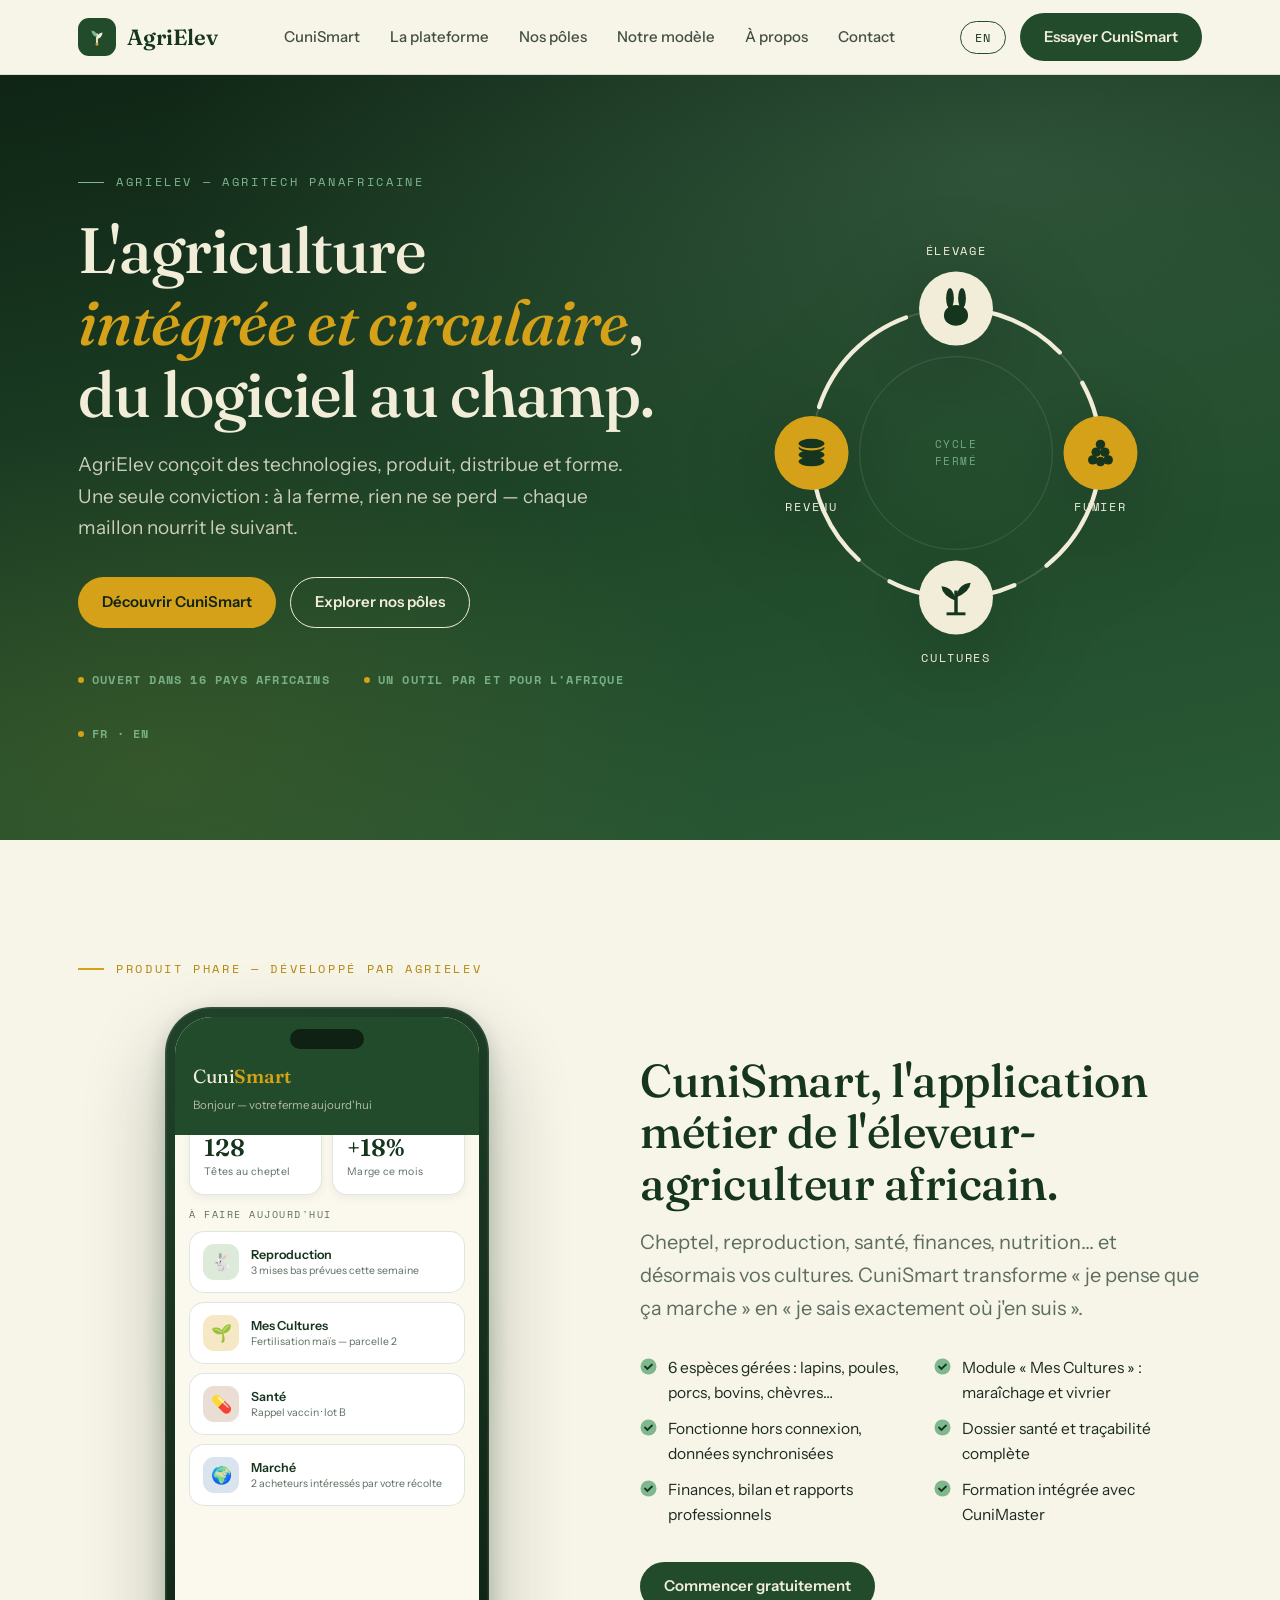
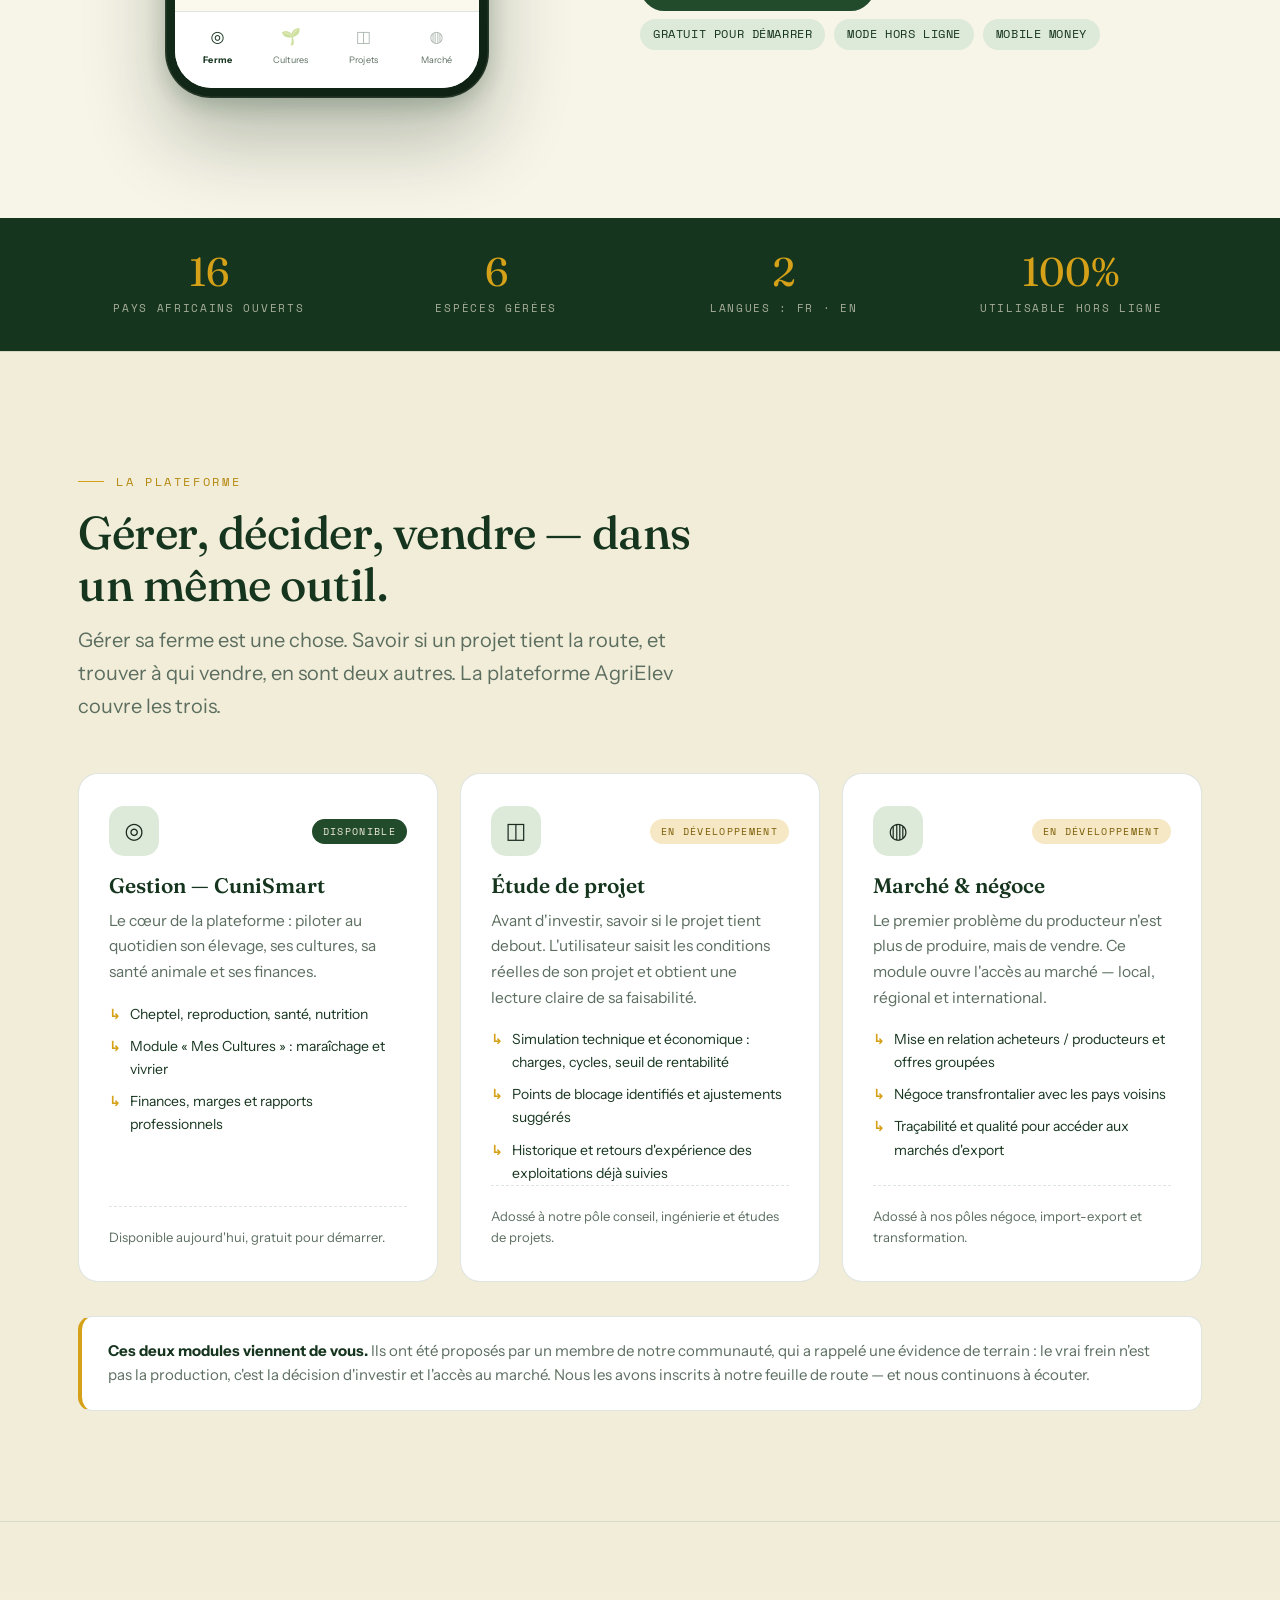
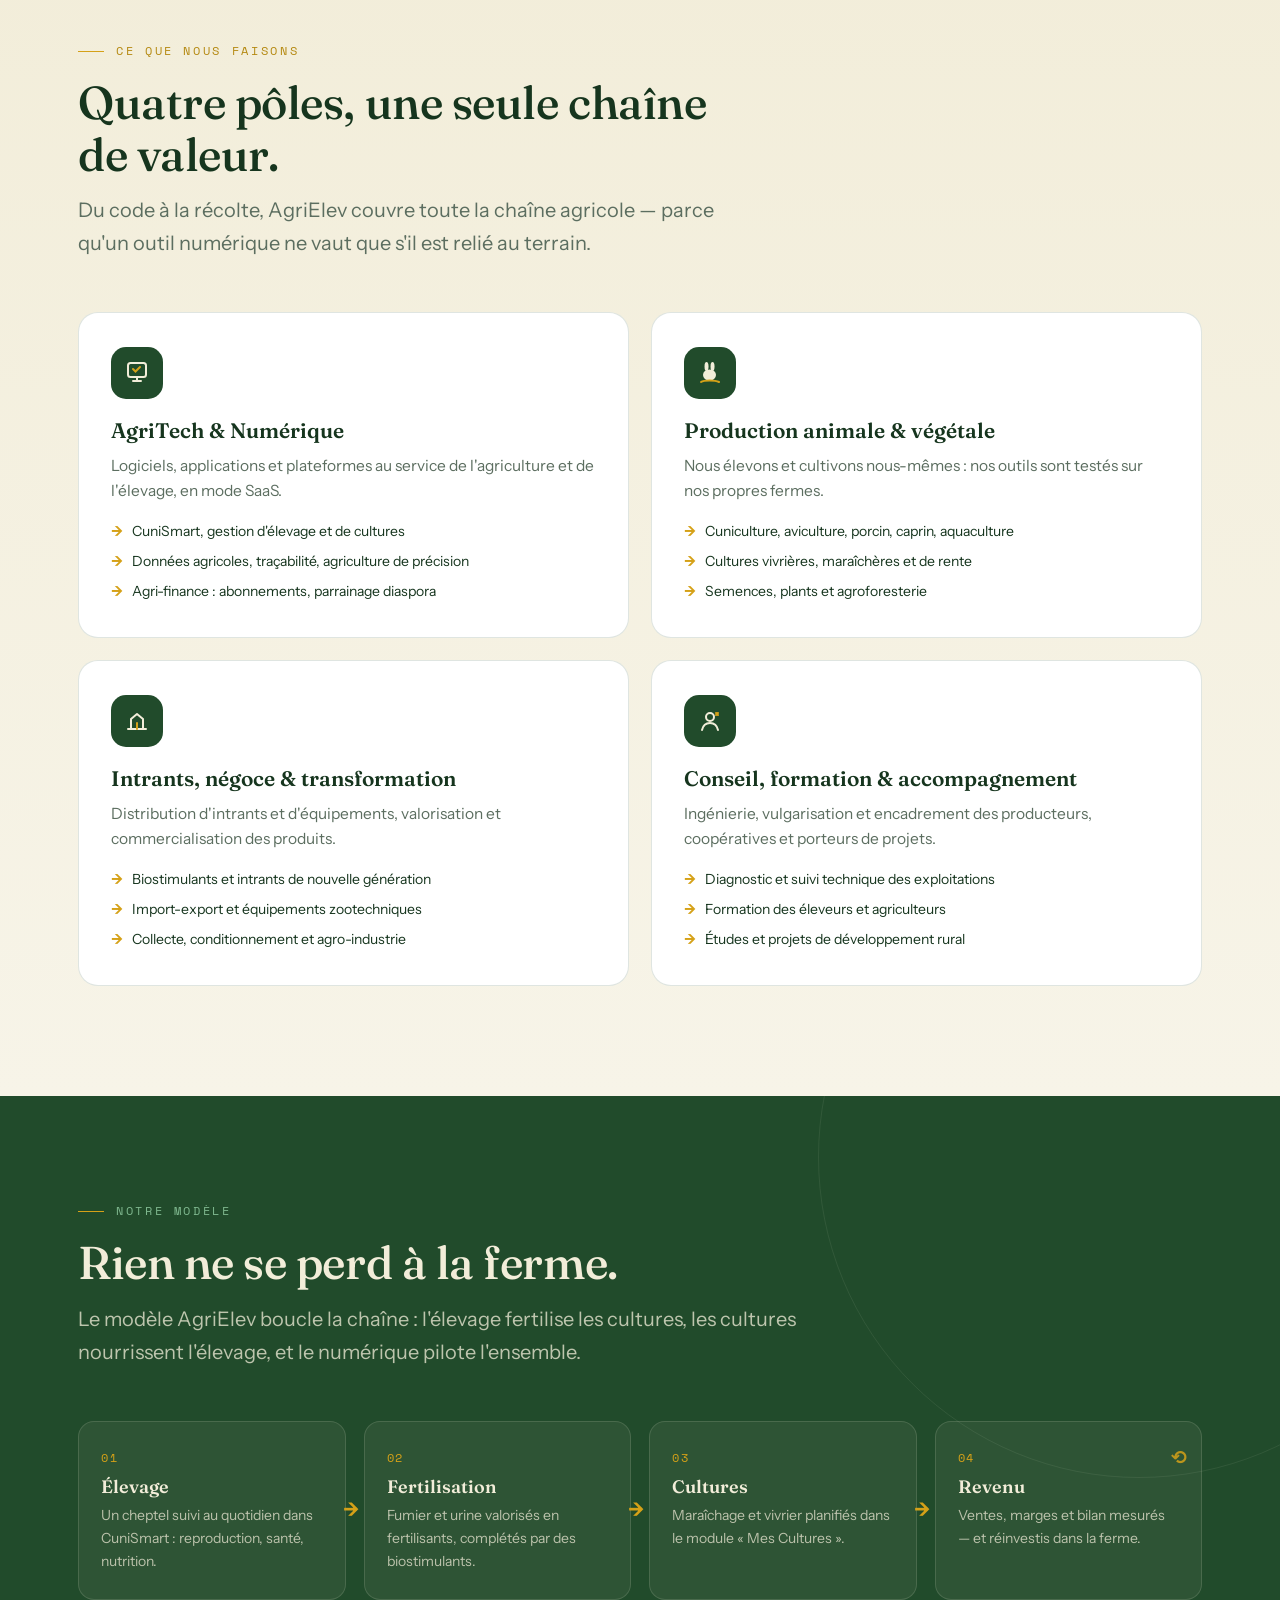
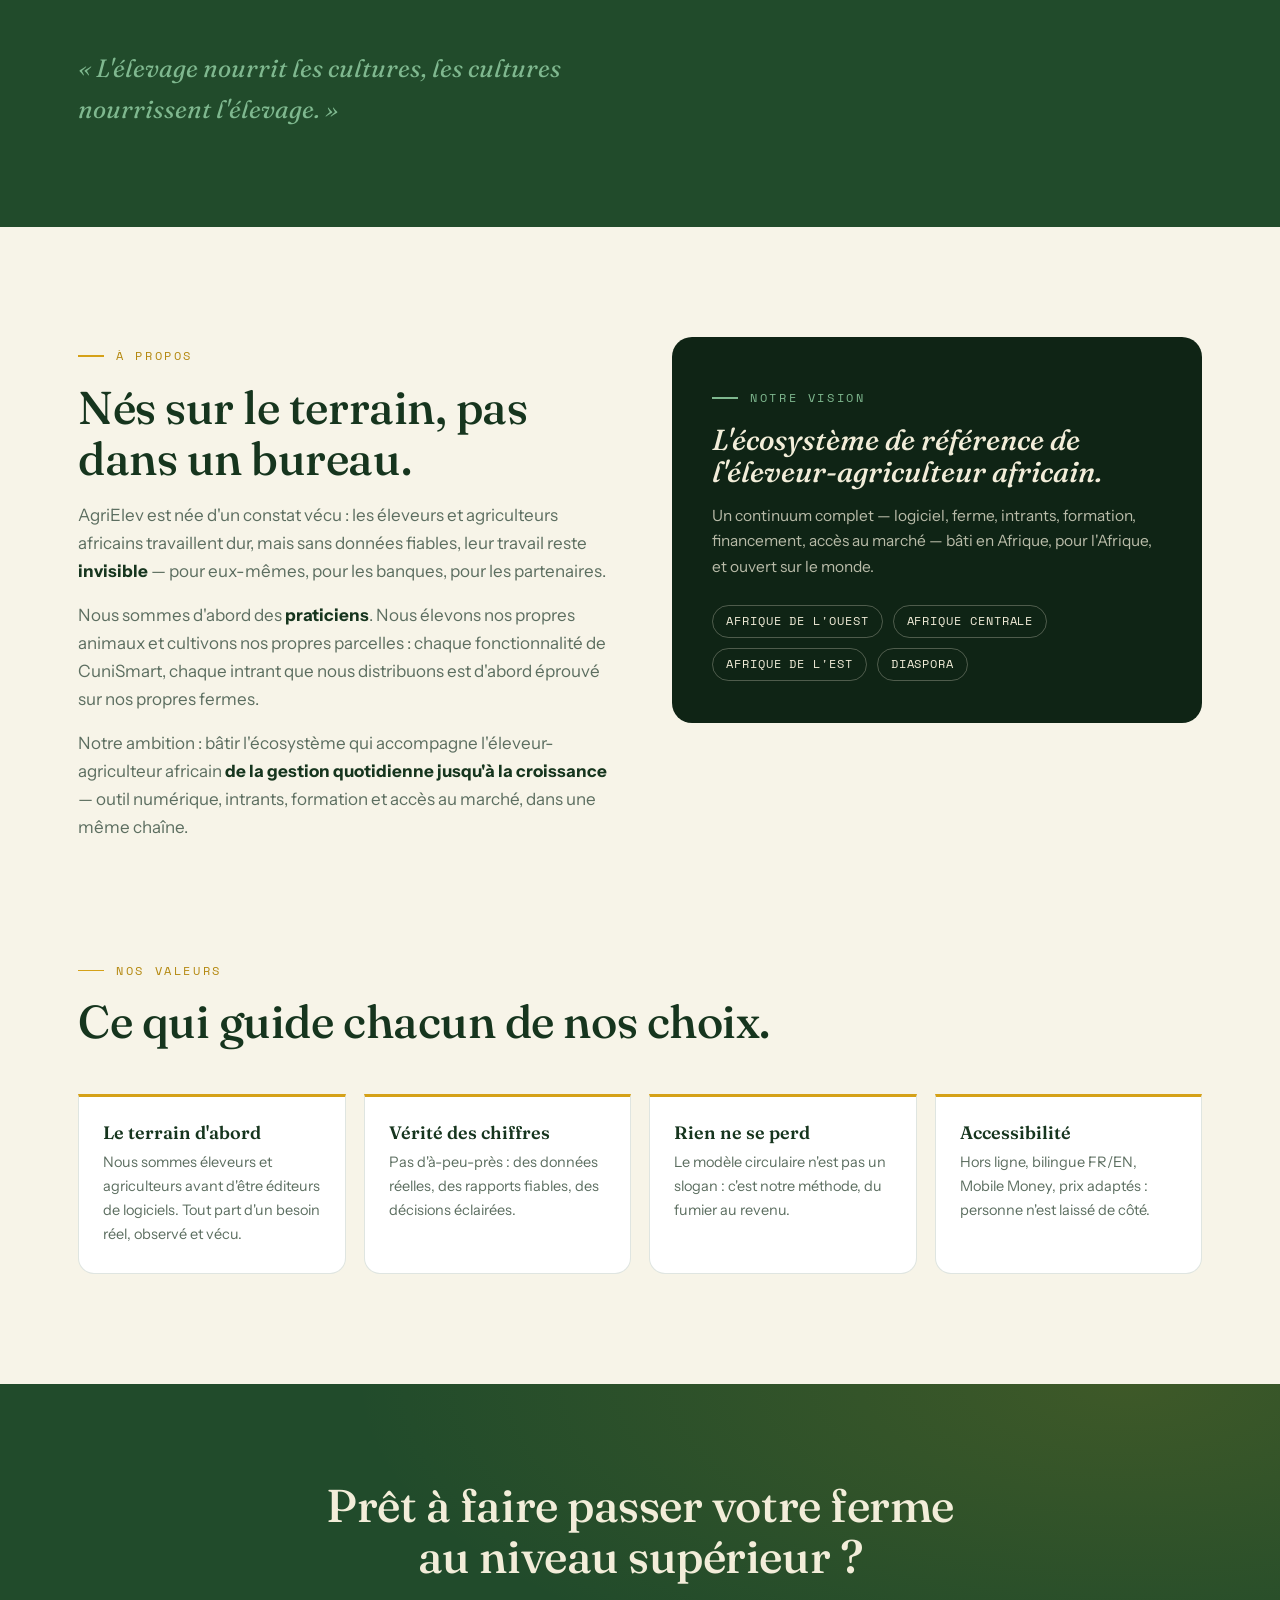
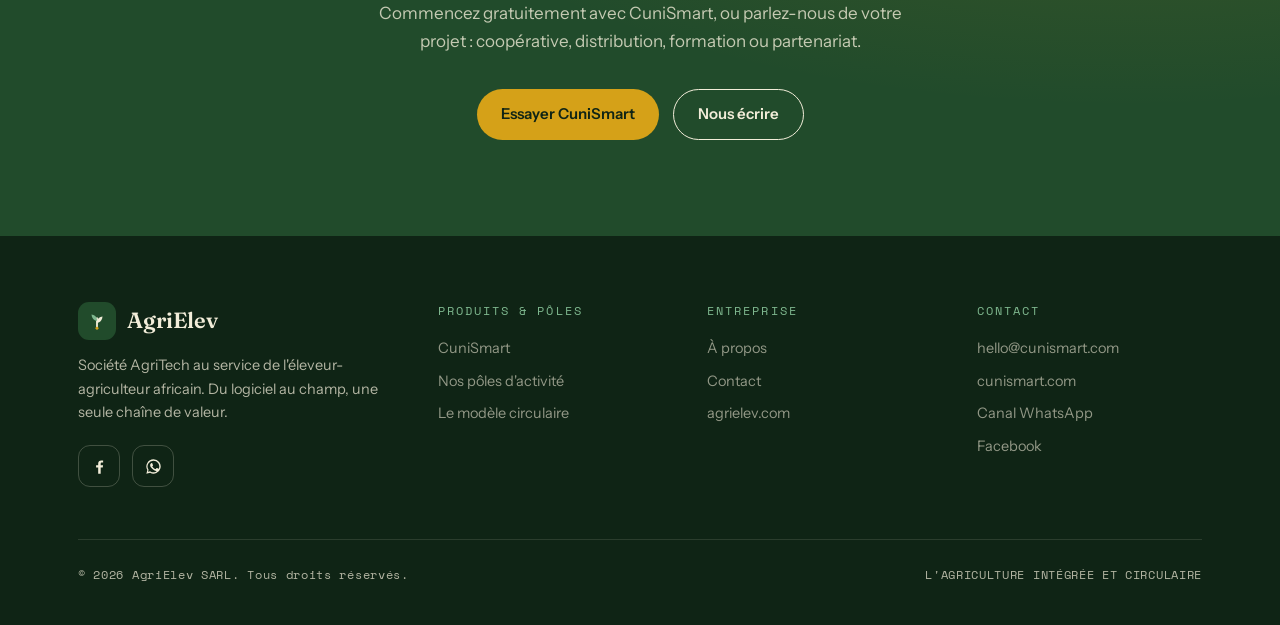
<file: index.html>
<!DOCTYPE html>
<html lang="fr">
<head>
<meta charset="UTF-8">
<meta name="viewport" content="width=device-width, initial-scale=1.0">
<title>AgriElev — L'agriculture intégrée et circulaire</title>
<meta name="description" content="AgriElev conçoit des technologies, produit, distribue et forme — du logiciel au champ. Premier produit : CuniSmart, l'application de gestion d'élevage.">
<link rel="preconnect" href="https://fonts.googleapis.com">
<link rel="preconnect" href="https://fonts.gstatic.com" crossorigin>
<link href="https://fonts.googleapis.com/css2?family=Fraunces:opsz,wght@9..144,400;9..144,500;9..144,600&family=Instrument+Sans:wght@400;500;600;700&family=Space+Mono&display=swap" rel="stylesheet">
<style>
:root{
  --forest:#214B2B;
  --forest-deep:#16351E;
  --forest-ink:#0F2415;
  --cream:#F2EDD9;
  --cream-soft:#F7F4E8;
  --leaf:#7FB88F;
  --leaf-soft:#DDEAD9;
  --gold:#D5A118;
  --gold-deep:#B4880F;
  --ink:#1C2B20;
  --muted:#5C6E60;
  --hair:rgba(33,75,43,.14);
  --radius:20px;
  --max:1180px;
}
*{margin:0;padding:0;box-sizing:border-box}
html{scroll-behavior:smooth}
body{
  font-family:'Instrument Sans',system-ui,sans-serif;
  background:var(--cream-soft);
  color:var(--ink);
  line-height:1.65;
  font-size:17px;
  -webkit-font-smoothing:antialiased;
}
::selection{background:var(--gold);color:var(--forest-ink)}
img{max-width:100%;display:block}
a{color:inherit;text-decoration:none}
.wrap{max-width:var(--max);margin:0 auto;padding:0 28px}

/* ---------- utility type ---------- */
.eyebrow{
  font-family:'Space Mono',monospace;font-size:12px;letter-spacing:.22em;
  text-transform:uppercase;color:var(--gold-deep);display:inline-flex;
  align-items:center;gap:12px;
}
.eyebrow::before{content:"";width:26px;height:1.5px;background:var(--gold)}
h1,h2,h3,.display{font-family:'Fraunces',serif;font-weight:500;line-height:1.12;color:var(--forest-deep)}
h2{font-size:clamp(30px,4.2vw,46px);letter-spacing:-.01em}
h3{font-size:21px;font-weight:600}
.lead{font-size:clamp(17px,2vw,20px);color:var(--muted);max-width:56ch}

/* ---------- header ---------- */
header{
  position:sticky;top:0;z-index:50;
  background:rgba(247,244,232,.86);backdrop-filter:blur(14px);
  border-bottom:1px solid var(--hair);
}
.nav{display:flex;align-items:center;justify-content:space-between;height:74px}
.logo{display:flex;align-items:center;gap:11px;font-family:'Fraunces',serif;font-size:22px;font-weight:600;color:var(--forest-deep)}
.logo-mark{width:38px;height:38px;border-radius:11px;background:var(--forest);display:grid;place-items:center;flex:none}
.logo-mark svg{width:22px;height:22px}
.nav-links{display:flex;gap:30px;align-items:center;font-size:15px;font-weight:500}
.nav-links a{color:var(--ink);opacity:.82;transition:opacity .2s}
.nav-links a:hover{opacity:1}
.nav-cta{display:flex;align-items:center;gap:14px}
.lang{
  font-family:'Space Mono',monospace;font-size:12px;letter-spacing:.08em;
  border:1.5px solid var(--forest);border-radius:99px;padding:7px 14px;
  background:none;cursor:pointer;color:var(--forest-deep);transition:.2s;
}
.lang:hover{background:var(--forest);color:var(--cream)}
.btn{
  display:inline-flex;align-items:center;gap:9px;border-radius:99px;
  padding:12px 24px;font-weight:600;font-size:15px;transition:.22s;cursor:pointer;border:none;
}
.btn-gold{background:var(--gold);color:var(--forest-ink)}
.btn-gold:hover{background:var(--gold-deep);transform:translateY(-1px)}
.btn-outline{border:1.5px solid var(--cream);color:var(--cream);background:transparent}
.btn-outline:hover{background:var(--cream);color:var(--forest-deep)}
.btn-forest{background:var(--forest);color:var(--cream)}
.btn-forest:hover{background:var(--forest-deep);transform:translateY(-1px)}
.burger{display:none;background:none;border:none;cursor:pointer;padding:8px}
.burger span{display:block;width:22px;height:2px;background:var(--forest-deep);margin:5px 0;border-radius:2px}

/* ---------- hero ---------- */
.hero{
  background:
    radial-gradient(120% 90% at 78% 12%,rgba(127,184,143,.22),transparent 55%),
    radial-gradient(90% 90% at 12% 90%,rgba(213,161,24,.10),transparent 50%),
    linear-gradient(168deg,var(--forest-ink),var(--forest) 62%,#2A5A36);
  color:var(--cream);position:relative;overflow:hidden;
}
.hero .wrap{
  display:grid;grid-template-columns:1.08fr .92fr;gap:56px;align-items:center;
  padding-top:88px;padding-bottom:96px;position:relative;
}
.hero h1{
  color:var(--cream);font-size:clamp(38px,5.4vw,64px);letter-spacing:-.015em;margin:22px 0 20px;
}
.hero h1 em{font-style:italic;color:var(--gold)}
.hero .eyebrow{color:var(--leaf)}
.hero .eyebrow::before{background:var(--leaf)}
.hero p{font-size:clamp(16px,1.9vw,19px);color:rgba(242,237,217,.82);max-width:52ch}
.hero-ctas{display:flex;gap:14px;margin-top:34px;flex-wrap:wrap}
.hero-meta{
  margin-top:42px;display:flex;gap:34px;flex-wrap:wrap;
  font-family:'Space Mono',monospace;font-size:12px;letter-spacing:.1em;
  color:rgba(127,184,143,.9);
}
.hero-meta span{display:flex;align-items:center;gap:8px}
.hero-meta i{width:6px;height:6px;border-radius:50%;background:var(--gold);flex:none}

/* loop diagram */
.loop-wrap{display:grid;place-items:center}
.loop{width:min(430px,100%);filter:drop-shadow(0 18px 44px rgba(0,0,0,.28))}
.loop .ring-track{fill:none;stroke:rgba(242,237,217,.16);stroke-width:2}
.loop .ring-main{
  fill:none;stroke:var(--cream);stroke-width:5;stroke-linecap:round;
  stroke-dasharray:150 44;animation:spin 26s linear infinite;transform-origin:250px 250px;
}
@keyframes spin{to{transform:rotate(360deg)}}
.loop text{font-family:'Space Mono',monospace;font-size:14px;letter-spacing:.14em;fill:var(--cream)}
.loop .core-t{fill:rgba(127,184,143,.85);font-size:12.5px}
@media (prefers-reduced-motion:reduce){.loop .ring-main{animation:none}}

/* ---------- flagship / CuniSmart ---------- */
.flagship{padding:110px 0;background:var(--cream-soft)}
.flag-grid{display:grid;grid-template-columns:.94fr 1.06fr;gap:64px;align-items:center;margin-top:18px}
.phone-stage{position:relative;display:grid;place-items:center;padding:10px 0}
.phone-stage::before{
  content:"";position:absolute;width:78%;aspect-ratio:1;border-radius:50%;
  background:radial-gradient(circle,rgba(127,184,143,.30),transparent 68%);z-index:0;
}
.phone{
  position:relative;z-index:1;
  width:min(324px,80%);aspect-ratio:9/19.2;margin:0 auto;
  background:linear-gradient(160deg,#20422A,#0E2113);border-radius:46px;padding:10px;
  box-shadow:0 40px 80px rgba(22,53,30,.30),0 8px 22px rgba(22,53,30,.20),
             inset 0 0 0 1.5px rgba(242,237,217,.10);
}
.phone::after{
  content:"";position:absolute;top:22px;left:50%;transform:translateX(-50%);
  width:74px;height:20px;background:#0E2113;border-radius:99px;z-index:3;
}
.phone-screen{
  height:100%;background:#FBF8EE;border-radius:37px;overflow:hidden;
  display:flex;flex-direction:column;font-size:12px;
}
.ps-head{background:var(--forest);color:var(--cream);padding:44px 18px 20px;flex:none}
.ps-head .app{font-family:'Fraunces',serif;font-size:19px;letter-spacing:-.01em}
.ps-head .app b{color:var(--gold);font-weight:600}
.ps-head .hello{opacity:.7;font-size:11.5px;margin-top:4px}
.ps-body{flex:1;overflow:hidden;padding:0 14px}
.ps-stats{display:grid;grid-template-columns:1fr 1fr;gap:10px;margin:-14px 0 12px}
.ps-card{background:#fff;border:1px solid var(--hair);border-radius:15px;padding:13px 14px;box-shadow:0 3px 10px rgba(22,53,30,.06)}
.ps-card .n{font-family:'Fraunces',serif;font-size:24px;color:var(--forest-deep);font-weight:600;line-height:1.1}
.ps-card .l{color:var(--muted);font-size:10.5px;letter-spacing:.03em;margin-top:2px}
.ps-label{
  font-family:'Space Mono',monospace;font-size:9.5px;letter-spacing:.16em;
  color:var(--muted);text-transform:uppercase;margin:2px 0 9px;
}
.ps-row{
  display:flex;align-items:center;gap:12px;background:#fff;border:1px solid var(--hair);
  border-radius:15px;padding:12px 13px;margin-bottom:9px;
}
.ps-dot{width:36px;height:36px;border-radius:11px;display:grid;place-items:center;flex:none;font-size:17px}
.ps-row .t{font-weight:600;color:var(--forest-deep);font-size:12.5px;line-height:1.25}
.ps-row .s{color:var(--muted);font-size:10.5px;line-height:1.35;margin-top:1px}
.ps-tabs{
  flex:none;display:grid;grid-template-columns:repeat(4,1fr);
  border-top:1px solid var(--hair);background:#fff;padding:11px 6px 20px;
}
.ps-tab{display:grid;place-items:center;gap:4px;font-size:9px;color:var(--muted);letter-spacing:.02em}
.ps-tab i{font-style:normal;font-size:16px;opacity:.5}
.ps-tab.on{color:var(--forest-deep);font-weight:700}
.ps-tab.on i{opacity:1}
.flag-feats{display:grid;grid-template-columns:1fr 1fr;gap:10px 26px;margin:30px 0 34px}
.feat{display:flex;gap:11px;align-items:flex-start;font-size:15.5px}
.feat svg{flex:none;margin-top:3px}
.chip-row{display:flex;gap:9px;flex-wrap:wrap;margin-top:8px}
.chip{
  font-family:'Space Mono',monospace;font-size:11.5px;letter-spacing:.05em;
  background:var(--leaf-soft);color:var(--forest-deep);border-radius:99px;padding:6px 13px;
}

/* ---------- stat band ---------- */
.band{background:var(--forest-deep);color:var(--cream);padding:34px 0}
.band-grid{display:grid;grid-template-columns:repeat(4,1fr);gap:26px;text-align:center}
.band .n{font-family:'Fraunces',serif;font-size:clamp(28px,3.4vw,40px);color:var(--gold);line-height:1}
.band .l{
  font-family:'Space Mono',monospace;font-size:10.5px;letter-spacing:.16em;
  text-transform:uppercase;color:rgba(242,237,217,.66);margin-top:8px;
}

/* ---------- platform / roadmap ---------- */
.platform{padding:110px 0;background:var(--cream);border-top:1px solid var(--hair)}
.plat-head{max-width:660px;margin-bottom:50px}
.plat-grid{display:grid;grid-template-columns:repeat(3,1fr);gap:22px}
.mod{
  background:#fff;border:1px solid var(--hair);border-radius:var(--radius);
  padding:32px 30px;display:flex;flex-direction:column;position:relative;
  transition:transform .25s,box-shadow .25s;
}
.mod:hover{transform:translateY(-4px);box-shadow:0 18px 44px rgba(22,53,30,.10)}
.mod-top{display:flex;align-items:center;justify-content:space-between;margin-bottom:18px}
.mod-ico{width:50px;height:50px;border-radius:15px;background:var(--leaf-soft);display:grid;place-items:center;font-size:22px}
.tag{
  font-family:'Space Mono',monospace;font-size:9.5px;letter-spacing:.14em;text-transform:uppercase;
  border-radius:99px;padding:5px 11px;white-space:nowrap;
}
.tag-live{background:var(--forest);color:var(--cream)}
.tag-soon{background:#F6E8C4;color:#7A5B04}
.mod h3{margin-bottom:10px}
.mod>p{color:var(--muted);font-size:15.5px}
.mod ul{list-style:none;margin-top:18px;display:flex;flex-direction:column;gap:9px}
.mod li{font-size:14px;color:var(--forest-deep);display:flex;gap:9px;align-items:baseline}
.mod li::before{content:"↳";color:var(--gold);font-weight:700;flex:none}
.mod-note{
  margin-top:auto;padding-top:20px;font-size:13px;color:var(--muted);
  border-top:1px dashed var(--hair);
}
.credit{
  margin-top:34px;background:#fff;border:1px solid var(--hair);border-left:4px solid var(--gold);
  border-radius:14px;padding:22px 26px;font-size:15px;color:var(--muted);
}
.credit b{color:var(--forest-deep)}

/* ---------- pillars ---------- */
.pillars{padding:110px 0;background:linear-gradient(180deg,var(--cream) 0%,var(--cream-soft) 100%);border-top:1px solid var(--hair)}
.pillars-head{max-width:640px;margin-bottom:52px}
.pillar-grid{display:grid;grid-template-columns:repeat(2,1fr);gap:22px}
.pillar{
  background:#fff;border:1px solid var(--hair);border-radius:var(--radius);
  padding:34px 32px;position:relative;overflow:hidden;
  transition:transform .25s,box-shadow .25s;
}
.pillar:hover{transform:translateY(-4px);box-shadow:0 18px 44px rgba(22,53,30,.10)}
.pillar::after{
  content:"";position:absolute;inset:auto 0 0 0;height:4px;
  background:linear-gradient(90deg,var(--gold),var(--leaf));opacity:0;transition:opacity .25s;
}
.pillar:hover::after{opacity:1}
.pillar-ico{
  width:52px;height:52px;border-radius:15px;background:var(--forest);
  display:grid;place-items:center;margin-bottom:20px;
}
.pillar h3{margin-bottom:10px}
.pillar p{color:var(--muted);font-size:15.5px}
.pillar ul{list-style:none;margin-top:16px;display:flex;flex-direction:column;gap:7px}
.pillar li{
  font-size:14px;color:var(--forest-deep);display:flex;gap:9px;align-items:baseline;
}
.pillar li::before{content:"→";color:var(--gold);font-weight:700;flex:none}

/* ---------- cycle band ---------- */
.cycle{background:var(--forest);color:var(--cream);padding:96px 0;position:relative;overflow:hidden}
.cycle::before{
  content:"";position:absolute;width:640px;height:640px;border-radius:50%;
  border:1.5px solid rgba(242,237,217,.08);top:-260px;right:-180px;
}
.cycle h2{color:var(--cream)}
.cycle .lead{color:rgba(242,237,217,.75)}
.cycle-steps{display:grid;grid-template-columns:repeat(4,1fr);gap:18px;margin-top:52px}
.cstep{
  background:rgba(242,237,217,.06);border:1px solid rgba(242,237,217,.14);
  border-radius:16px;padding:26px 22px;position:relative;
}
.cstep .num{font-family:'Space Mono',monospace;color:var(--gold);font-size:12px;letter-spacing:.14em}
.cstep h3{color:var(--cream);margin:9px 0 7px;font-size:18px}
.cstep p{font-size:14px;color:rgba(242,237,217,.72)}
.cstep::after{
  content:"→";position:absolute;right:-15px;top:50%;transform:translateY(-50%);
  color:var(--gold);font-size:19px;font-weight:700;
}
.cstep:last-child::after{content:"⟲";right:14px;top:20px;transform:none;opacity:.85}
.cycle-quote{
  margin-top:48px;font-family:'Fraunces',serif;font-style:italic;
  font-size:clamp(19px,2.5vw,25px);color:var(--leaf);max-width:34ch;
}

/* ---------- about / vision ---------- */
.about{padding:110px 0}
.about-grid{display:grid;grid-template-columns:1fr 1fr;gap:64px;align-items:start}
.about-col p{color:var(--muted);margin-top:16px}
.about-col p b{color:var(--forest-deep)}
.vision-card{
  background:var(--forest-ink);color:var(--cream);border-radius:var(--radius);
  padding:42px 40px;position:sticky;top:100px;
}
.vision-card .eyebrow{color:var(--leaf)}
.vision-card .eyebrow::before{background:var(--leaf)}
.vision-card .display{color:var(--cream);font-size:clamp(22px,2.6vw,29px);margin:16px 0 14px;font-style:italic}
.vision-card p{color:rgba(242,237,217,.75);font-size:15.5px}
.geo{
  margin-top:26px;display:flex;gap:10px;flex-wrap:wrap;
}
.geo span{
  font-family:'Space Mono',monospace;font-size:11.5px;letter-spacing:.08em;
  border:1px solid rgba(242,237,217,.28);border-radius:99px;padding:6px 13px;
}

/* ---------- values ---------- */
.values{padding:0 0 110px}
.val-grid{display:grid;grid-template-columns:repeat(4,1fr);gap:18px;margin-top:46px}
.val{
  border-top:3px solid var(--gold);background:#fff;border-radius:0 0 16px 16px;
  padding:26px 24px;border-left:1px solid var(--hair);border-right:1px solid var(--hair);border-bottom:1px solid var(--hair);
}
.val h3{font-size:18px;margin-bottom:8px}
.val p{font-size:14.5px;color:var(--muted)}

/* ---------- CTA ---------- */
.cta{
  background:
    radial-gradient(110% 130% at 88% 0%,rgba(213,161,24,.16),transparent 55%),
    var(--forest);
  color:var(--cream);padding:96px 0;text-align:center;
}
.cta h2{color:var(--cream);max-width:22ch;margin:0 auto 16px}
.cta p{color:rgba(242,237,217,.78);max-width:50ch;margin:0 auto 34px}
.cta .btn-row{display:flex;gap:14px;justify-content:center;flex-wrap:wrap}

/* ---------- footer ---------- */
footer{background:var(--forest-ink);color:rgba(242,237,217,.72);padding:66px 0 40px;font-size:14.5px}
.foot-grid{display:grid;grid-template-columns:1.4fr 1fr 1fr 1fr;gap:44px}
.foot-brand .logo{color:var(--cream);margin-bottom:14px}
.foot-col h4{
  font-family:'Space Mono',monospace;font-size:11.5px;letter-spacing:.18em;
  text-transform:uppercase;color:var(--leaf);margin-bottom:16px;font-weight:400;
}
.foot-col a{display:block;margin-bottom:9px;opacity:.8;transition:opacity .2s}
.foot-col a:hover{opacity:1;color:var(--gold)}
.socials{display:flex;gap:12px;margin-top:20px}
.socials a{
  width:42px;height:42px;border-radius:12px;display:grid;place-items:center;
  border:1px solid rgba(242,237,217,.22);transition:.22s;opacity:1;margin:0;
}
.socials a:hover{background:var(--gold);border-color:var(--gold)}
.socials a:hover svg path,.socials a:hover svg circle{fill:#16351E}
.foot-base{
  border-top:1px solid rgba(242,237,217,.12);margin-top:52px;padding-top:26px;
  display:flex;justify-content:space-between;gap:20px;flex-wrap:wrap;
  font-family:'Space Mono',monospace;font-size:11.5px;letter-spacing:.06em;
}

/* ---------- reveal ---------- */
.reveal{opacity:0;transform:translateY(26px);transition:opacity .7s ease,transform .7s ease}
.reveal.on{opacity:1;transform:none}
@media (prefers-reduced-motion:reduce){.reveal{opacity:1;transform:none;transition:none}}

/* ---------- responsive ---------- */
@media(max-width:980px){
  .hero .wrap{grid-template-columns:1fr;padding-top:64px;padding-bottom:70px}
  .loop-wrap{order:-1}
  .loop{width:min(320px,88%)}
  .flag-grid,.about-grid{grid-template-columns:1fr;gap:44px}
  .pillar-grid{grid-template-columns:1fr}
  .cycle-steps{grid-template-columns:1fr 1fr}
  .cstep::after{display:none}
  .val-grid{grid-template-columns:1fr 1fr}
  .foot-grid{grid-template-columns:1fr 1fr}
  .vision-card{position:static}
}
@media(max-width:720px){
  .nav-links{
    display:none;position:absolute;top:74px;left:0;right:0;background:var(--cream-soft);
    flex-direction:column;padding:22px 28px;border-bottom:1px solid var(--hair);gap:18px;
    align-items:flex-start;
  }
  .nav-links.open{display:flex}
  .burger{display:block}
  .nav-cta .btn{display:none}
  .val-grid,.cycle-steps,.foot-grid{grid-template-columns:1fr}
  .flag-feats{grid-template-columns:1fr}
}
</style>
</head>
<body>

<!-- ============ HEADER ============ -->
<header>
  <div class="wrap nav">
    <a class="logo" href="#top">
      <span class="logo-mark">
        <svg viewBox="0 0 24 24" fill="none">
          <path d="M12 20V9" stroke="#F2EDD9" stroke-width="2" stroke-linecap="round"/>
          <path d="M12 12C12 12 6.5 11.5 6 5C12.5 5.5 12 12 12 12Z" fill="#7FB88F"/>
          <path d="M12 14C12 14 17.5 13.5 18 7C11.5 7.5 12 14 12 14Z" fill="#F2EDD9"/>
          <circle cx="12" cy="20" r="1.6" fill="#D5A118"/>
        </svg>
      </span>
      AgriElev
    </a>
    <nav class="nav-links" id="navLinks">
      <a href="#cunismart" data-i="nav1"></a>
      <a href="#plateforme" data-i="nav6"></a>
      <a href="#poles" data-i="nav2"></a>
      <a href="#modele" data-i="nav3"></a>
      <a href="#apropos" data-i="nav4"></a>
      <a href="#contact" data-i="nav5"></a>
    </nav>
    <div class="nav-cta">
      <button class="lang" id="langBtn" aria-label="Switch language">EN</button>
      <a class="btn btn-forest" href="https://cunismart.com" data-i="navCta"></a>
      <button class="burger" id="burger" aria-label="Menu"><span></span><span></span><span></span></button>
    </div>
  </div>
</header>

<!-- ============ HERO ============ -->
<section class="hero" id="top">
  <div class="wrap">
    <div>
      <span class="eyebrow" data-i="heroEyebrow"></span>
      <h1 data-i-html="heroTitle"></h1>
      <p data-i="heroSub"></p>
      <div class="hero-ctas">
        <a class="btn btn-gold" href="https://cunismart.com" data-i="heroCta1"></a>
        <a class="btn btn-outline" href="#poles" data-i="heroCta2"></a>
      </div>
      <div class="hero-meta">
        <span><i></i><b data-i="meta1"></b></span>
        <span><i></i><b data-i="meta2"></b></span>
        <span><i></i><b data-i="meta3"></b></span>
      </div>
    </div>
    <div class="loop-wrap">
      <svg class="loop" viewBox="0 0 500 500" role="img" aria-label="Cycle agricole fermé">
        <circle class="ring-track" cx="250" cy="250" r="168"/>
        <circle class="ring-main" cx="250" cy="250" r="168"/>
        <circle cx="250" cy="250" r="112" fill="none" stroke="rgba(242,237,217,.10)" stroke-width="1.5"/>
        <!-- nodes -->
        <g>
          <circle cx="250" cy="82" r="43" fill="#F2EDD9"/>
          <g transform="translate(250,84)">
            <ellipse cx="-7" cy="-14" rx="4.5" ry="12" fill="#16351E"/>
            <ellipse cx="7" cy="-14" rx="4.5" ry="12" fill="#16351E"/>
            <ellipse cx="0" cy="6" rx="14" ry="12" fill="#16351E"/>
          </g>
          <text x="250" y="20" text-anchor="middle" data-i="loop1"></text>
        </g>
        <g>
          <circle cx="418" cy="250" r="43" fill="#D5A118"/>
          <g transform="translate(418,250)" fill="#16351E">
            <circle cx="-9" cy="8" r="5.5"/><circle cx="0" cy="10" r="5.5"/><circle cx="9" cy="8" r="5.5"/>
            <circle cx="-5" cy="-1" r="5.5"/><circle cx="5" cy="-1" r="5.5"/><circle cx="0" cy="-10" r="5.5"/>
          </g>
          <text x="418" y="318" text-anchor="middle" data-i="loop2"></text>
        </g>
        <g>
          <circle cx="250" cy="418" r="43" fill="#F2EDD9"/>
          <g transform="translate(250,418)" stroke="#16351E" fill="#16351E">
            <line x1="0" y1="18" x2="0" y2="-8" stroke-width="4"/>
            <path d="M0 4 Q -16 -2 -17 -13 Q -3 -12 0 4Z" stroke="none"/>
            <path d="M0 0 Q 16 -6 17 -17 Q 3 -16 0 0Z" stroke="none"/>
            <line x1="-11" y1="19" x2="11" y2="19" stroke-width="3.4"/>
          </g>
          <text x="250" y="493" text-anchor="middle" data-i="loop3"></text>
        </g>
        <g>
          <circle cx="82" cy="250" r="43" fill="#D5A118"/>
          <g transform="translate(82,250)" fill="#16351E">
            <ellipse cx="0" cy="10" rx="15" ry="5.5"/>
            <ellipse cx="0" cy="2" rx="15" ry="5.5"/>
            <ellipse cx="0" cy="-6" rx="15" ry="5.5"/>
            <ellipse cx="0" cy="-8.5" rx="15" ry="5.5" fill="#D5A118"/>
            <ellipse cx="0" cy="-11" rx="15" ry="5.5"/>
          </g>
          <text x="82" y="318" text-anchor="middle" data-i="loop4"></text>
        </g>
        <text class="core-t" x="250" y="244" text-anchor="middle" data-i="loopCore1"></text>
        <text class="core-t" x="250" y="264" text-anchor="middle" data-i="loopCore2"></text>
      </svg>
    </div>
  </div>
</section>

<!-- ============ CUNISMART ============ -->
<section class="flagship" id="cunismart">
  <div class="wrap">
    <span class="eyebrow reveal" data-i="flagEyebrow"></span>
    <div class="flag-grid">
      <div class="reveal">
        <div class="phone-stage">
          <div class="phone" aria-hidden="true">
            <div class="phone-screen">
              <div class="ps-head">
                <div class="app">Cuni<b>Smart</b></div>
                <div class="hello" data-i="psHello"></div>
              </div>
              <div class="ps-body">
                <div class="ps-stats">
                  <div class="ps-card"><div class="n">128</div><div class="l" data-i="psK1"></div></div>
                  <div class="ps-card"><div class="n">+18%</div><div class="l" data-i="psK2"></div></div>
                </div>
                <div class="ps-label" data-i="psToday"></div>
                <div class="ps-row">
                  <div class="ps-dot" style="background:#DDEAD9">🐇</div>
                  <div><div class="t" data-i="psR1t"></div><div class="s" data-i="psR1s"></div></div>
                </div>
                <div class="ps-row">
                  <div class="ps-dot" style="background:#F6E8C4">🌱</div>
                  <div><div class="t" data-i="psR2t"></div><div class="s" data-i="psR2s"></div></div>
                </div>
                <div class="ps-row">
                  <div class="ps-dot" style="background:#EADDD3">💊</div>
                  <div><div class="t" data-i="psR3t"></div><div class="s" data-i="psR3s"></div></div>
                </div>
                <div class="ps-row">
                  <div class="ps-dot" style="background:#D9E4EE">🌍</div>
                  <div><div class="t" data-i="psR4t"></div><div class="s" data-i="psR4s"></div></div>
                </div>
              </div>
              <div class="ps-tabs">
                <div class="ps-tab on"><i>◎</i><span data-i="psT1"></span></div>
                <div class="ps-tab"><i>🌱</i><span data-i="psT2"></span></div>
                <div class="ps-tab"><i>◫</i><span data-i="psT3"></span></div>
                <div class="ps-tab"><i>◍</i><span data-i="psT4"></span></div>
              </div>
            </div>
          </div>
        </div>
      </div>
      <div class="reveal">
        <h2 data-i="flagTitle"></h2>
        <p class="lead" style="margin-top:16px" data-i="flagSub"></p>
        <div class="flag-feats">
          <div class="feat"><svg width="17" height="17" viewBox="0 0 17 17"><circle cx="8.5" cy="8.5" r="8" fill="#7FB88F"/><path d="M5 8.5l2.4 2.4L12 6.5" stroke="#16351E" stroke-width="1.8" fill="none" stroke-linecap="round"/></svg><span data-i="f1"></span></div>
          <div class="feat"><svg width="17" height="17" viewBox="0 0 17 17"><circle cx="8.5" cy="8.5" r="8" fill="#7FB88F"/><path d="M5 8.5l2.4 2.4L12 6.5" stroke="#16351E" stroke-width="1.8" fill="none" stroke-linecap="round"/></svg><span data-i="f2"></span></div>
          <div class="feat"><svg width="17" height="17" viewBox="0 0 17 17"><circle cx="8.5" cy="8.5" r="8" fill="#7FB88F"/><path d="M5 8.5l2.4 2.4L12 6.5" stroke="#16351E" stroke-width="1.8" fill="none" stroke-linecap="round"/></svg><span data-i="f3"></span></div>
          <div class="feat"><svg width="17" height="17" viewBox="0 0 17 17"><circle cx="8.5" cy="8.5" r="8" fill="#7FB88F"/><path d="M5 8.5l2.4 2.4L12 6.5" stroke="#16351E" stroke-width="1.8" fill="none" stroke-linecap="round"/></svg><span data-i="f4"></span></div>
          <div class="feat"><svg width="17" height="17" viewBox="0 0 17 17"><circle cx="8.5" cy="8.5" r="8" fill="#7FB88F"/><path d="M5 8.5l2.4 2.4L12 6.5" stroke="#16351E" stroke-width="1.8" fill="none" stroke-linecap="round"/></svg><span data-i="f5"></span></div>
          <div class="feat"><svg width="17" height="17" viewBox="0 0 17 17"><circle cx="8.5" cy="8.5" r="8" fill="#7FB88F"/><path d="M5 8.5l2.4 2.4L12 6.5" stroke="#16351E" stroke-width="1.8" fill="none" stroke-linecap="round"/></svg><span data-i="f6"></span></div>
        </div>
        <a class="btn btn-forest" href="https://cunismart.com" data-i="flagCta"></a>
        <div class="chip-row">
          <span class="chip" data-i="chip1"></span>
          <span class="chip" data-i="chip2"></span>
          <span class="chip" data-i="chip3"></span>
        </div>
      </div>
    </div>
  </div>
</section>

<!-- ============ STAT BAND ============ -->
<section class="band">
  <div class="wrap band-grid">
    <div><div class="n">16</div><div class="l" data-i="b1"></div></div>
    <div><div class="n">6</div><div class="l" data-i="b2"></div></div>
    <div><div class="n">2</div><div class="l" data-i="b3"></div></div>
    <div><div class="n">100%</div><div class="l" data-i="b4"></div></div>
  </div>
</section>

<!-- ============ PLATFORM / ROADMAP ============ -->
<section class="platform" id="plateforme">
  <div class="wrap">
    <div class="plat-head reveal">
      <span class="eyebrow" data-i="plEyebrow"></span>
      <h2 style="margin-top:16px" data-i="plTitle"></h2>
      <p class="lead" style="margin-top:14px" data-i="plSub"></p>
    </div>
    <div class="plat-grid">
      <div class="mod reveal">
        <div class="mod-top">
          <div class="mod-ico">◎</div>
          <span class="tag tag-live" data-i="tagLive"></span>
        </div>
        <h3 data-i="m1t"></h3>
        <p data-i="m1s"></p>
        <ul><li data-i="m1a"></li><li data-i="m1b"></li><li data-i="m1c"></li></ul>
        <div class="mod-note" data-i="m1n"></div>
      </div>
      <div class="mod reveal">
        <div class="mod-top">
          <div class="mod-ico">◫</div>
          <span class="tag tag-soon" data-i="tagSoon"></span>
        </div>
        <h3 data-i="m2t"></h3>
        <p data-i="m2s"></p>
        <ul><li data-i="m2a"></li><li data-i="m2b"></li><li data-i="m2c"></li></ul>
        <div class="mod-note" data-i="m2n"></div>
      </div>
      <div class="mod reveal">
        <div class="mod-top">
          <div class="mod-ico">◍</div>
          <span class="tag tag-soon" data-i="tagSoon2"></span>
        </div>
        <h3 data-i="m3t"></h3>
        <p data-i="m3s"></p>
        <ul><li data-i="m3a"></li><li data-i="m3b"></li><li data-i="m3c"></li></ul>
        <div class="mod-note" data-i="m3n"></div>
      </div>
    </div>
    <p class="credit reveal" data-i-html="plCredit"></p>
  </div>
</section>

<!-- ============ PILLARS ============ -->
<section class="pillars" id="poles">
  <div class="wrap">
    <div class="pillars-head reveal">
      <span class="eyebrow" data-i="pilEyebrow"></span>
      <h2 style="margin-top:16px" data-i="pilTitle"></h2>
      <p class="lead" style="margin-top:14px" data-i="pilSub"></p>
    </div>
    <div class="pillar-grid">
      <div class="pillar reveal">
        <div class="pillar-ico"><svg width="26" height="26" viewBox="0 0 26 26" fill="none"><rect x="4" y="3" width="18" height="14" rx="2.5" stroke="#F2EDD9" stroke-width="2"/><path d="M9 21h8M13 17v4" stroke="#F2EDD9" stroke-width="2" stroke-linecap="round"/><path d="M9 9l2.5 2.5L16 7" stroke="#D5A118" stroke-width="2" stroke-linecap="round" fill="none"/></svg></div>
        <h3 data-i="p1t"></h3>
        <p data-i="p1s"></p>
        <ul><li data-i="p1a"></li><li data-i="p1b"></li><li data-i="p1c"></li></ul>
      </div>
      <div class="pillar reveal">
        <div class="pillar-ico"><svg width="26" height="26" viewBox="0 0 26 26" fill="none"><ellipse cx="9.5" cy="6.5" rx="2" ry="4.5" fill="#F2EDD9"/><ellipse cx="15.5" cy="6.5" rx="2" ry="4.5" fill="#F2EDD9"/><ellipse cx="12.5" cy="15" rx="6.5" ry="5.5" fill="#F2EDD9"/><path d="M4 22c3-2 14-2 18 0" stroke="#D5A118" stroke-width="2" stroke-linecap="round"/></svg></div>
        <h3 data-i="p2t"></h3>
        <p data-i="p2s"></p>
        <ul><li data-i="p2a"></li><li data-i="p2b"></li><li data-i="p2c"></li></ul>
      </div>
      <div class="pillar reveal">
        <div class="pillar-ico"><svg width="26" height="26" viewBox="0 0 26 26" fill="none"><path d="M4 21h18" stroke="#F2EDD9" stroke-width="2" stroke-linecap="round"/><path d="M7 21V11l6-5 6 5v10" stroke="#F2EDD9" stroke-width="2" stroke-linejoin="round" fill="none"/><path d="M13 21v-6" stroke="#D5A118" stroke-width="2" stroke-linecap="round"/></svg></div>
        <h3 data-i="p3t"></h3>
        <p data-i="p3s"></p>
        <ul><li data-i="p3a"></li><li data-i="p3b"></li><li data-i="p3c"></li></ul>
      </div>
      <div class="pillar reveal">
        <div class="pillar-ico"><svg width="26" height="26" viewBox="0 0 26 26" fill="none"><circle cx="13" cy="9" r="4" stroke="#F2EDD9" stroke-width="2"/><path d="M5 22c1-4.5 4-7 8-7s7 2.5 8 7" stroke="#F2EDD9" stroke-width="2" stroke-linecap="round" fill="none"/><path d="M19 5l2 2M21 5l-2 2" stroke="#D5A118" stroke-width="2" stroke-linecap="round"/></svg></div>
        <h3 data-i="p4t"></h3>
        <p data-i="p4s"></p>
        <ul><li data-i="p4a"></li><li data-i="p4b"></li><li data-i="p4c"></li></ul>
      </div>
    </div>
  </div>
</section>

<!-- ============ CYCLE ============ -->
<section class="cycle" id="modele">
  <div class="wrap">
    <span class="eyebrow" style="color:var(--leaf)" data-i="cyEyebrow"></span>
    <h2 style="margin-top:16px" data-i="cyTitle"></h2>
    <p class="lead" style="margin-top:14px" data-i="cySub"></p>
    <div class="cycle-steps">
      <div class="cstep reveal"><div class="num">01</div><h3 data-i="c1t"></h3><p data-i="c1s"></p></div>
      <div class="cstep reveal"><div class="num">02</div><h3 data-i="c2t"></h3><p data-i="c2s"></p></div>
      <div class="cstep reveal"><div class="num">03</div><h3 data-i="c3t"></h3><p data-i="c3s"></p></div>
      <div class="cstep reveal"><div class="num">04</div><h3 data-i="c4t"></h3><p data-i="c4s"></p></div>
    </div>
    <p class="cycle-quote reveal" data-i="cyQuote"></p>
  </div>
</section>

<!-- ============ ABOUT ============ -->
<section class="about" id="apropos">
  <div class="wrap about-grid">
    <div class="about-col reveal">
      <span class="eyebrow" data-i="abEyebrow"></span>
      <h2 style="margin-top:16px" data-i="abTitle"></h2>
      <p data-i-html="abP1"></p>
      <p data-i-html="abP2"></p>
      <p data-i-html="abP3"></p>
    </div>
    <div class="vision-card reveal">
      <span class="eyebrow" data-i="viEyebrow"></span>
      <div class="display" data-i="viTitle"></div>
      <p data-i="viSub"></p>
      <div class="geo">
        <span data-i="geo1"></span><span data-i="geo2"></span><span data-i="geo3"></span><span data-i="geo4"></span>
      </div>
    </div>
  </div>
</section>

<!-- ============ VALUES ============ -->
<section class="values">
  <div class="wrap">
    <div class="reveal">
      <span class="eyebrow" data-i="vaEyebrow"></span>
      <h2 style="margin-top:16px" data-i="vaTitle"></h2>
    </div>
    <div class="val-grid">
      <div class="val reveal"><h3 data-i="v1t"></h3><p data-i="v1s"></p></div>
      <div class="val reveal"><h3 data-i="v2t"></h3><p data-i="v2s"></p></div>
      <div class="val reveal"><h3 data-i="v3t"></h3><p data-i="v3s"></p></div>
      <div class="val reveal"><h3 data-i="v4t"></h3><p data-i="v4s"></p></div>
    </div>
  </div>
</section>

<!-- ============ CTA ============ -->
<section class="cta" id="contact">
  <div class="wrap">
    <h2 class="reveal" data-i="ctaTitle"></h2>
    <p class="reveal" data-i="ctaSub"></p>
    <div class="btn-row reveal">
      <a class="btn btn-gold" href="https://cunismart.com" data-i="ctaB1"></a>
      <a class="btn btn-outline" href="mailto:hello@cunismart.com" data-i="ctaB2"></a>
    </div>
  </div>
</section>

<!-- ============ FOOTER ============ -->
<footer>
  <div class="wrap">
    <div class="foot-grid">
      <div class="foot-brand">
        <div class="logo">
          <span class="logo-mark">
            <svg viewBox="0 0 24 24" fill="none">
              <path d="M12 20V9" stroke="#F2EDD9" stroke-width="2" stroke-linecap="round"/>
              <path d="M12 12C12 12 6.5 11.5 6 5C12.5 5.5 12 12 12 12Z" fill="#7FB88F"/>
              <path d="M12 14C12 14 17.5 13.5 18 7C11.5 7.5 12 14 12 14Z" fill="#F2EDD9"/>
              <circle cx="12" cy="20" r="1.6" fill="#D5A118"/>
            </svg>
          </span>
          AgriElev
        </div>
        <p data-i="footBrand"></p>
        <div class="socials">
          <a href="https://www.facebook.com/share/19ByrV3m52/" target="_blank" rel="noopener" aria-label="Facebook AgriElev">
            <svg width="19" height="19" viewBox="0 0 24 24"><path fill="#F2EDD9" d="M13.5 21v-7.6h2.6l.4-3h-3V8.5c0-.86.24-1.45 1.48-1.45h1.6V4.4c-.28-.04-1.23-.12-2.34-.12-2.32 0-3.9 1.41-3.9 4v2.12H7.7v3h2.64V21h3.16z"/></svg>
          </a>
          <a href="https://whatsapp.com/channel/0029VbCleIPHVvTWW4A0LB1J" target="_blank" rel="noopener" aria-label="Canal WhatsApp AgriElev">
            <svg width="19" height="19" viewBox="0 0 24 24"><path fill="#F2EDD9" d="M12 3a9 9 0 0 0-7.8 13.5L3 21l4.65-1.16A9 9 0 1 0 12 3zm0 1.7a7.3 7.3 0 1 1-3.9 13.47l-.42-.26-2.6.65.68-2.5-.28-.44A7.3 7.3 0 0 1 12 4.7zm-2.6 3.1c-.18 0-.46.07-.7.33-.24.26-.92.9-.92 2.2s.94 2.55 1.07 2.72c.13.18 1.85 2.95 4.57 4.02 2.26.9 2.72.72 3.21.68.5-.05 1.6-.65 1.82-1.28.23-.63.23-1.17.16-1.28-.06-.11-.24-.18-.5-.31-.27-.13-1.6-.79-1.85-.88-.24-.09-.42-.13-.6.13-.18.27-.7.88-.85 1.06-.16.18-.31.2-.58.07-.27-.14-1.14-.42-2.16-1.34-.8-.71-1.34-1.6-1.5-1.86-.15-.27-.01-.42.12-.55.12-.12.27-.31.4-.47.14-.16.18-.27.27-.45.09-.18.05-.34-.02-.47-.07-.13-.6-1.45-.82-1.98-.2-.5-.42-.44-.6-.44h-.52z"/></svg>
          </a>
        </div>
      </div>
      <div class="foot-col">
        <h4 data-i="fc1"></h4>
        <a href="https://cunismart.com">CuniSmart</a>
        <a href="#poles" data-i="fc1b"></a>
        <a href="#modele" data-i="fc1c"></a>
      </div>
      <div class="foot-col">
        <h4 data-i="fc2"></h4>
        <a href="#apropos" data-i="fc2a"></a>
        <a href="#contact" data-i="fc2b"></a>
        <a href="https://agrielev.com">agrielev.com</a>
      </div>
      <div class="foot-col">
        <h4>Contact</h4>
        <a href="mailto:hello@cunismart.com">hello@cunismart.com</a>
        <a href="https://cunismart.com">cunismart.com</a>
        <a href="https://whatsapp.com/channel/0029VbCleIPHVvTWW4A0LB1J" target="_blank" rel="noopener" data-i="fcWa"></a>
        <a href="https://www.facebook.com/share/19ByrV3m52/" target="_blank" rel="noopener">Facebook</a>
      </div>
    </div>
    <div class="foot-base">
      <span data-i="footLegal"></span>
      <span data-i="footTag"></span>
    </div>
  </div>
</footer>

<script>
const I18N = {
fr:{
  nav1:"CuniSmart",nav6:"La plateforme",nav2:"Nos pôles",nav3:"Notre modèle",nav4:"À propos",nav5:"Contact",
  navCta:"Essayer CuniSmart",
  heroEyebrow:"AgriElev — AgriTech panafricaine",
  heroTitle:"L'agriculture <em>intégrée et circulaire</em>, du logiciel au champ.",
  heroSub:"AgriElev conçoit des technologies, produit, distribue et forme. Une seule conviction : à la ferme, rien ne se perd — chaque maillon nourrit le suivant.",
  heroCta1:"Découvrir CuniSmart",heroCta2:"Explorer nos pôles",
  meta1:"OUVERT DANS 16 PAYS AFRICAINS",meta2:"UN OUTIL PAR ET POUR L'AFRIQUE",meta3:"FR · EN",
  loop1:"ÉLEVAGE",loop2:"FUMIER",loop3:"CULTURES",loop4:"REVENU",
  loopCore1:"CYCLE",loopCore2:"FERMÉ",
  flagEyebrow:"Produit phare — développé par AgriElev",
  flagTitle:"CuniSmart, l'application métier de l'éleveur-agriculteur africain.",
  flagSub:"Cheptel, reproduction, santé, finances, nutrition… et désormais vos cultures. CuniSmart transforme « je pense que ça marche » en « je sais exactement où j'en suis ».",
  psHello:"Bonjour — votre ferme aujourd'hui",psK1:"Têtes au cheptel",psK2:"Marge ce mois",
  psToday:"À faire aujourd'hui",
  psR1t:"Reproduction",psR1s:"3 mises bas prévues cette semaine",
  psR2t:"Mes Cultures",psR2s:"Fertilisation maïs — parcelle 2",
  psR3t:"Santé",psR3s:"Rappel vaccin · lot B",
  psR4t:"Marché",psR4s:"2 acheteurs intéressés par votre récolte",
  psT1:"Ferme",psT2:"Cultures",psT3:"Projets",psT4:"Marché",
  b1:"Pays africains ouverts",b2:"Espèces gérées",b3:"Langues : FR · EN",b4:"Utilisable hors ligne",
  plEyebrow:"La plateforme",
  plTitle:"Gérer, décider, vendre — dans un même outil.",
  plSub:"Gérer sa ferme est une chose. Savoir si un projet tient la route, et trouver à qui vendre, en sont deux autres. La plateforme AgriElev couvre les trois.",
  tagLive:"Disponible",tagSoon:"En développement",tagSoon2:"En développement",
  m1t:"Gestion — CuniSmart",
  m1s:"Le cœur de la plateforme : piloter au quotidien son élevage, ses cultures, sa santé animale et ses finances.",
  m1a:"Cheptel, reproduction, santé, nutrition",
  m1b:"Module « Mes Cultures » : maraîchage et vivrier",
  m1c:"Finances, marges et rapports professionnels",
  m1n:"Disponible aujourd'hui, gratuit pour démarrer.",
  m2t:"Étude de projet",
  m2s:"Avant d'investir, savoir si le projet tient debout. L'utilisateur saisit les conditions réelles de son projet et obtient une lecture claire de sa faisabilité.",
  m2a:"Simulation technique et économique : charges, cycles, seuil de rentabilité",
  m2b:"Points de blocage identifiés et ajustements suggérés",
  m2c:"Historique et retours d'expérience des exploitations déjà suivies",
  m2n:"Adossé à notre pôle conseil, ingénierie et études de projets.",
  m3t:"Marché & négoce",
  m3s:"Le premier problème du producteur n'est plus de produire, mais de vendre. Ce module ouvre l'accès au marché — local, régional et international.",
  m3a:"Mise en relation acheteurs / producteurs et offres groupées",
  m3b:"Négoce transfrontalier avec les pays voisins",
  m3c:"Traçabilité et qualité pour accéder aux marchés d'export",
  m3n:"Adossé à nos pôles négoce, import-export et transformation.",
  plCredit:"<b>Ces deux modules viennent de vous.</b> Ils ont été proposés par un membre de notre communauté, qui a rappelé une évidence de terrain : le vrai frein n'est pas la production, c'est la décision d'investir et l'accès au marché. Nous les avons inscrits à notre feuille de route — et nous continuons à écouter.",
  f1:"6 espèces gérées : lapins, poules, porcs, bovins, chèvres…",
  f2:"Module « Mes Cultures » : maraîchage et vivrier",
  f3:"Fonctionne hors connexion, données synchronisées",
  f4:"Dossier santé et traçabilité complète",
  f5:"Finances, bilan et rapports professionnels",
  f6:"Formation intégrée avec CuniMaster",
  flagCta:"Commencer gratuitement",
  chip1:"GRATUIT POUR DÉMARRER",chip2:"MODE HORS LIGNE",chip3:"MOBILE MONEY",
  pilEyebrow:"Ce que nous faisons",
  pilTitle:"Quatre pôles, une seule chaîne de valeur.",
  pilSub:"Du code à la récolte, AgriElev couvre toute la chaîne agricole — parce qu'un outil numérique ne vaut que s'il est relié au terrain.",
  p1t:"AgriTech & Numérique",
  p1s:"Logiciels, applications et plateformes au service de l'agriculture et de l'élevage, en mode SaaS.",
  p1a:"CuniSmart, gestion d'élevage et de cultures",
  p1b:"Données agricoles, traçabilité, agriculture de précision",
  p1c:"Agri-finance : abonnements, parrainage diaspora",
  p2t:"Production animale & végétale",
  p2s:"Nous élevons et cultivons nous-mêmes : nos outils sont testés sur nos propres fermes.",
  p2a:"Cuniculture, aviculture, porcin, caprin, aquaculture",
  p2b:"Cultures vivrières, maraîchères et de rente",
  p2c:"Semences, plants et agroforesterie",
  p3t:"Intrants, négoce & transformation",
  p3s:"Distribution d'intrants et d'équipements, valorisation et commercialisation des produits.",
  p3a:"Biostimulants et intrants de nouvelle génération",
  p3b:"Import-export et équipements zootechniques",
  p3c:"Collecte, conditionnement et agro-industrie",
  p4t:"Conseil, formation & accompagnement",
  p4s:"Ingénierie, vulgarisation et encadrement des producteurs, coopératives et porteurs de projets.",
  p4a:"Diagnostic et suivi technique des exploitations",
  p4b:"Formation des éleveurs et agriculteurs",
  p4c:"Études et projets de développement rural",
  cyEyebrow:"Notre modèle",
  cyTitle:"Rien ne se perd à la ferme.",
  cySub:"Le modèle AgriElev boucle la chaîne : l'élevage fertilise les cultures, les cultures nourrissent l'élevage, et le numérique pilote l'ensemble.",
  c1t:"Élevage",c1s:"Un cheptel suivi au quotidien dans CuniSmart : reproduction, santé, nutrition.",
  c2t:"Fertilisation",c2s:"Fumier et urine valorisés en fertilisants, complétés par des biostimulants.",
  c3t:"Cultures",c3s:"Maraîchage et vivrier planifiés dans le module « Mes Cultures ».",
  c4t:"Revenu",c4s:"Ventes, marges et bilan mesurés — et réinvestis dans la ferme.",
  cyQuote:"« L'élevage nourrit les cultures, les cultures nourrissent l'élevage. »",
  abEyebrow:"À propos",
  abTitle:"Nés sur le terrain, pas dans un bureau.",
  abP1:"AgriElev est née d'un constat vécu : les éleveurs et agriculteurs africains travaillent dur, mais sans données fiables, leur travail reste <b>invisible</b> — pour eux-mêmes, pour les banques, pour les partenaires.",
  abP2:"Nous sommes d'abord des <b>praticiens</b>. Nous élevons nos propres animaux et cultivons nos propres parcelles : chaque fonctionnalité de CuniSmart, chaque intrant que nous distribuons est d'abord éprouvé sur nos propres fermes.",
  abP3:"Notre ambition : bâtir l'écosystème qui accompagne l'éleveur-agriculteur africain <b>de la gestion quotidienne jusqu'à la croissance</b> — outil numérique, intrants, formation et accès au marché, dans une même chaîne.",
  viEyebrow:"Notre vision",
  viTitle:"L'écosystème de référence de l'éleveur-agriculteur africain.",
  viSub:"Un continuum complet — logiciel, ferme, intrants, formation, financement, accès au marché — bâti en Afrique, pour l'Afrique, et ouvert sur le monde.",
  geo1:"AFRIQUE DE L'OUEST",geo2:"AFRIQUE CENTRALE",geo3:"AFRIQUE DE L'EST",geo4:"DIASPORA",
  vaEyebrow:"Nos valeurs",
  vaTitle:"Ce qui guide chacun de nos choix.",
  v1t:"Le terrain d'abord",v1s:"Nous sommes éleveurs et agriculteurs avant d'être éditeurs de logiciels. Tout part d'un besoin réel, observé et vécu.",
  v2t:"Vérité des chiffres",v2s:"Pas d'à-peu-près : des données réelles, des rapports fiables, des décisions éclairées.",
  v3t:"Rien ne se perd",v3s:"Le modèle circulaire n'est pas un slogan : c'est notre méthode, du fumier au revenu.",
  v4t:"Accessibilité",v4s:"Hors ligne, bilingue FR/EN, Mobile Money, prix adaptés : personne n'est laissé de côté.",
  ctaTitle:"Prêt à faire passer votre ferme au niveau supérieur ?",
  ctaSub:"Commencez gratuitement avec CuniSmart, ou parlez-nous de votre projet : coopérative, distribution, formation ou partenariat.",
  ctaB1:"Essayer CuniSmart",ctaB2:"Nous écrire",
  footBrand:"Société AgriTech au service de l'éleveur-agriculteur africain. Du logiciel au champ, une seule chaîne de valeur.",
  fc1:"Produits & pôles",fc1b:"Nos pôles d'activité",fc1c:"Le modèle circulaire",
  fc2:"Entreprise",fc2a:"À propos",fc2b:"Contact",
  fcWa:"Canal WhatsApp",
  footLegal:"© 2026 AgriElev SARL. Tous droits réservés.",
  footTag:"L'AGRICULTURE INTÉGRÉE ET CIRCULAIRE",
},
en:{
  nav1:"CuniSmart",nav6:"The platform",nav2:"What we do",nav3:"Our model",nav4:"About",nav5:"Contact",
  navCta:"Try CuniSmart",
  heroEyebrow:"AgriElev — Pan-African AgriTech",
  heroTitle:"<em>Integrated, circular</em> farming — from software to soil.",
  heroSub:"AgriElev builds technology, farms, distributes and trains. One conviction: nothing goes to waste on the farm — every link feeds the next.",
  heroCta1:"Discover CuniSmart",heroCta2:"Explore what we do",
  meta1:"OPEN IN 16 AFRICAN COUNTRIES",meta2:"BY AFRICA, FOR AFRICA",meta3:"FR · EN",
  loop1:"LIVESTOCK",loop2:"MANURE",loop3:"CROPS",loop4:"INCOME",
  loopCore1:"CLOSED",loopCore2:"LOOP",
  flagEyebrow:"Flagship product — built by AgriElev",
  flagTitle:"CuniSmart, the working app of the African farmer-breeder.",
  flagSub:"Herd, breeding, health, finances, nutrition… and now your crops. CuniSmart turns “I think it's working” into “I know exactly where I stand”.",
  psHello:"Good morning — your farm today",psK1:"Animals in herd",psK2:"Margin this month",
  psToday:"To do today",
  psR1t:"Breeding",psR1s:"3 litters expected this week",
  psR2t:"My Crops",psR2s:"Maize fertilization — plot 2",
  psR3t:"Health",psR3s:"Vaccine reminder · batch B",
  psR4t:"Market",psR4s:"2 buyers interested in your harvest",
  psT1:"Farm",psT2:"Crops",psT3:"Projects",psT4:"Market",
  b1:"African countries open",b2:"Species managed",b3:"Languages: FR · EN",b4:"Works offline",
  plEyebrow:"The platform",
  plTitle:"Manage, decide, sell — in one place.",
  plSub:"Running a farm is one thing. Knowing whether a project stands up, and finding who will buy, are two others. The AgriElev platform covers all three.",
  tagLive:"Available",tagSoon:"In development",tagSoon2:"In development",
  m1t:"Management — CuniSmart",
  m1s:"The core of the platform: run your livestock, crops, animal health and finances day to day.",
  m1a:"Herd, breeding, health, nutrition",
  m1b:"“My Crops” module: market gardening & food crops",
  m1c:"Finances, margins and professional reports",
  m1n:"Available today, free to start.",
  m2t:"Project study",
  m2s:"Before investing, know whether the project holds up. Users enter the real conditions of their project and get a clear read on its feasibility.",
  m2a:"Technical and economic simulation: costs, cycles, break-even point",
  m2b:"Bottlenecks identified, adjustments suggested",
  m2c:"History and lessons learned from farms already tracked",
  m2n:"Backed by our advisory, engineering and project-study line.",
  m3t:"Market & trade",
  m3s:"A producer's first problem is no longer growing, it's selling. This module opens market access — local, regional and international.",
  m3a:"Buyer–producer matching and pooled offers",
  m3b:"Cross-border trade with neighbouring countries",
  m3c:"Traceability and quality for export markets",
  m3n:"Backed by our trade, import-export and processing lines.",
  plCredit:"<b>These two modules came from you.</b> They were proposed by a member of our community, who pointed out a hard truth from the field: the real barrier isn't production — it's the decision to invest, and access to a market. We've put them on our roadmap, and we're still listening.",
  f1:"6 species managed: rabbits, poultry, pigs, cattle, goats…",
  f2:"“My Crops” module: market gardening & food crops",
  f3:"Works offline, data syncs automatically",
  f4:"Health records and full traceability",
  f5:"Finances, balance sheet and professional reports",
  f6:"Built-in training with CuniMaster",
  flagCta:"Start for free",
  chip1:"FREE TO START",chip2:"OFFLINE MODE",chip3:"MOBILE MONEY",
  pilEyebrow:"What we do",
  pilTitle:"Four business lines, one value chain.",
  pilSub:"From code to harvest, AgriElev covers the whole agricultural chain — because a digital tool is only worth what connects it to the field.",
  p1t:"AgriTech & Digital",
  p1s:"Software, apps and platforms serving agriculture and livestock, delivered as SaaS.",
  p1a:"CuniSmart: livestock & crop management",
  p1b:"Farm data, traceability, precision agriculture",
  p1c:"Agri-finance: subscriptions, diaspora sponsorship",
  p2t:"Animal & Crop Production",
  p2s:"We farm ourselves: our tools are tested on our own farms first.",
  p2a:"Rabbits, poultry, pigs, goats, aquaculture",
  p2b:"Food, market-garden and cash crops",
  p2c:"Seeds, seedlings and agroforestry",
  p3t:"Inputs, Trade & Processing",
  p3s:"Distribution of inputs and equipment, value-addition and marketing of farm produce.",
  p3a:"Next-generation biostimulants and inputs",
  p3b:"Import-export and livestock equipment",
  p3c:"Collection, packaging and agro-processing",
  p4t:"Advisory, Training & Support",
  p4s:"Engineering, extension services and coaching for producers, cooperatives and project owners.",
  p4a:"Farm diagnostics and technical follow-up",
  p4b:"Training for farmers and breeders",
  p4c:"Studies and rural development projects",
  cyEyebrow:"Our model",
  cyTitle:"Nothing goes to waste on the farm.",
  cySub:"The AgriElev model closes the loop: livestock fertilizes crops, crops feed livestock — and digital tools steer the whole cycle.",
  c1t:"Livestock",c1s:"A herd tracked daily in CuniSmart: breeding, health, nutrition.",
  c2t:"Fertilization",c2s:"Manure and urine turned into fertilizer, boosted by biostimulants.",
  c3t:"Crops",c3s:"Market gardening and food crops planned in the “My Crops” module.",
  c4t:"Income",c4s:"Sales, margins and results measured — and reinvested in the farm.",
  cyQuote:"“Livestock feeds the crops, crops feed the livestock.”",
  abEyebrow:"About us",
  abTitle:"Born in the field, not in an office.",
  abP1:"AgriElev was born from lived experience: African farmers and breeders work hard, but without reliable data their work remains <b>invisible</b> — to themselves, to banks, to partners.",
  abP2:"We are <b>practitioners</b> first. We raise our own animals and farm our own plots: every CuniSmart feature and every input we distribute is proven on our own farms first.",
  abP3:"Our ambition: build the ecosystem that supports the African farmer-breeder <b>from daily management to growth</b> — digital tools, inputs, training and market access, in one chain.",
  viEyebrow:"Our vision",
  viTitle:"The reference ecosystem of the African farmer-breeder.",
  viSub:"A complete continuum — software, farm, inputs, training, finance, market access — built in Africa, for Africa, open to the world.",
  geo1:"WEST AFRICA",geo2:"CENTRAL AFRICA",geo3:"EAST AFRICA",geo4:"DIASPORA",
  vaEyebrow:"Our values",
  vaTitle:"What guides every choice we make.",
  v1t:"Field first",v1s:"We are farmers before we are software makers. Everything starts from a real, observed, lived need.",
  v2t:"True numbers",v2s:"No guesswork: real data, reliable reports, informed decisions.",
  v3t:"Nothing wasted",v3s:"The circular model isn't a slogan — it's our method, from manure to income.",
  v4t:"Accessibility",v4s:"Offline mode, FR/EN, Mobile Money, fair pricing: no one is left behind.",
  ctaTitle:"Ready to take your farm to the next level?",
  ctaSub:"Start for free with CuniSmart, or tell us about your project: cooperative, distribution, training or partnership.",
  ctaB1:"Try CuniSmart",ctaB2:"Write to us",
  footBrand:"AgriTech company serving the African farmer-breeder. From software to soil, one value chain.",
  fc1:"Products & lines",fc1b:"Our business lines",fc1c:"The circular model",
  fc2:"Company",fc2a:"About",fc2b:"Contact",
  fcWa:"WhatsApp Channel",
  footLegal:"© 2026 AgriElev SARL. All rights reserved.",
  footTag:"INTEGRATED, CIRCULAR FARMING",
}
};

let lang = "fr";
function applyLang(){
  const t = I18N[lang];
  document.documentElement.lang = lang;
  document.querySelectorAll("[data-i]").forEach(el=>{
    const k = el.getAttribute("data-i");
    if(t[k]!==undefined) el.textContent = t[k];
  });
  document.querySelectorAll("[data-i-html]").forEach(el=>{
    const k = el.getAttribute("data-i-html");
    if(t[k]!==undefined) el.innerHTML = t[k];
  });
  document.getElementById("langBtn").textContent = lang==="fr" ? "EN" : "FR";
}
document.getElementById("langBtn").addEventListener("click",()=>{
  lang = lang==="fr" ? "en" : "fr";
  applyLang();
});
applyLang();

/* mobile menu */
const burger=document.getElementById("burger"),navLinks=document.getElementById("navLinks");
burger.addEventListener("click",()=>navLinks.classList.toggle("open"));
navLinks.querySelectorAll("a").forEach(a=>a.addEventListener("click",()=>navLinks.classList.remove("open")));

/* scroll reveal */
const io=new IntersectionObserver(es=>{
  es.forEach(e=>{ if(e.isIntersecting){ e.target.classList.add("on"); io.unobserve(e.target);} });
},{threshold:.14});
document.querySelectorAll(".reveal").forEach(el=>io.observe(el));
</script>
</body>
</html>
</file>
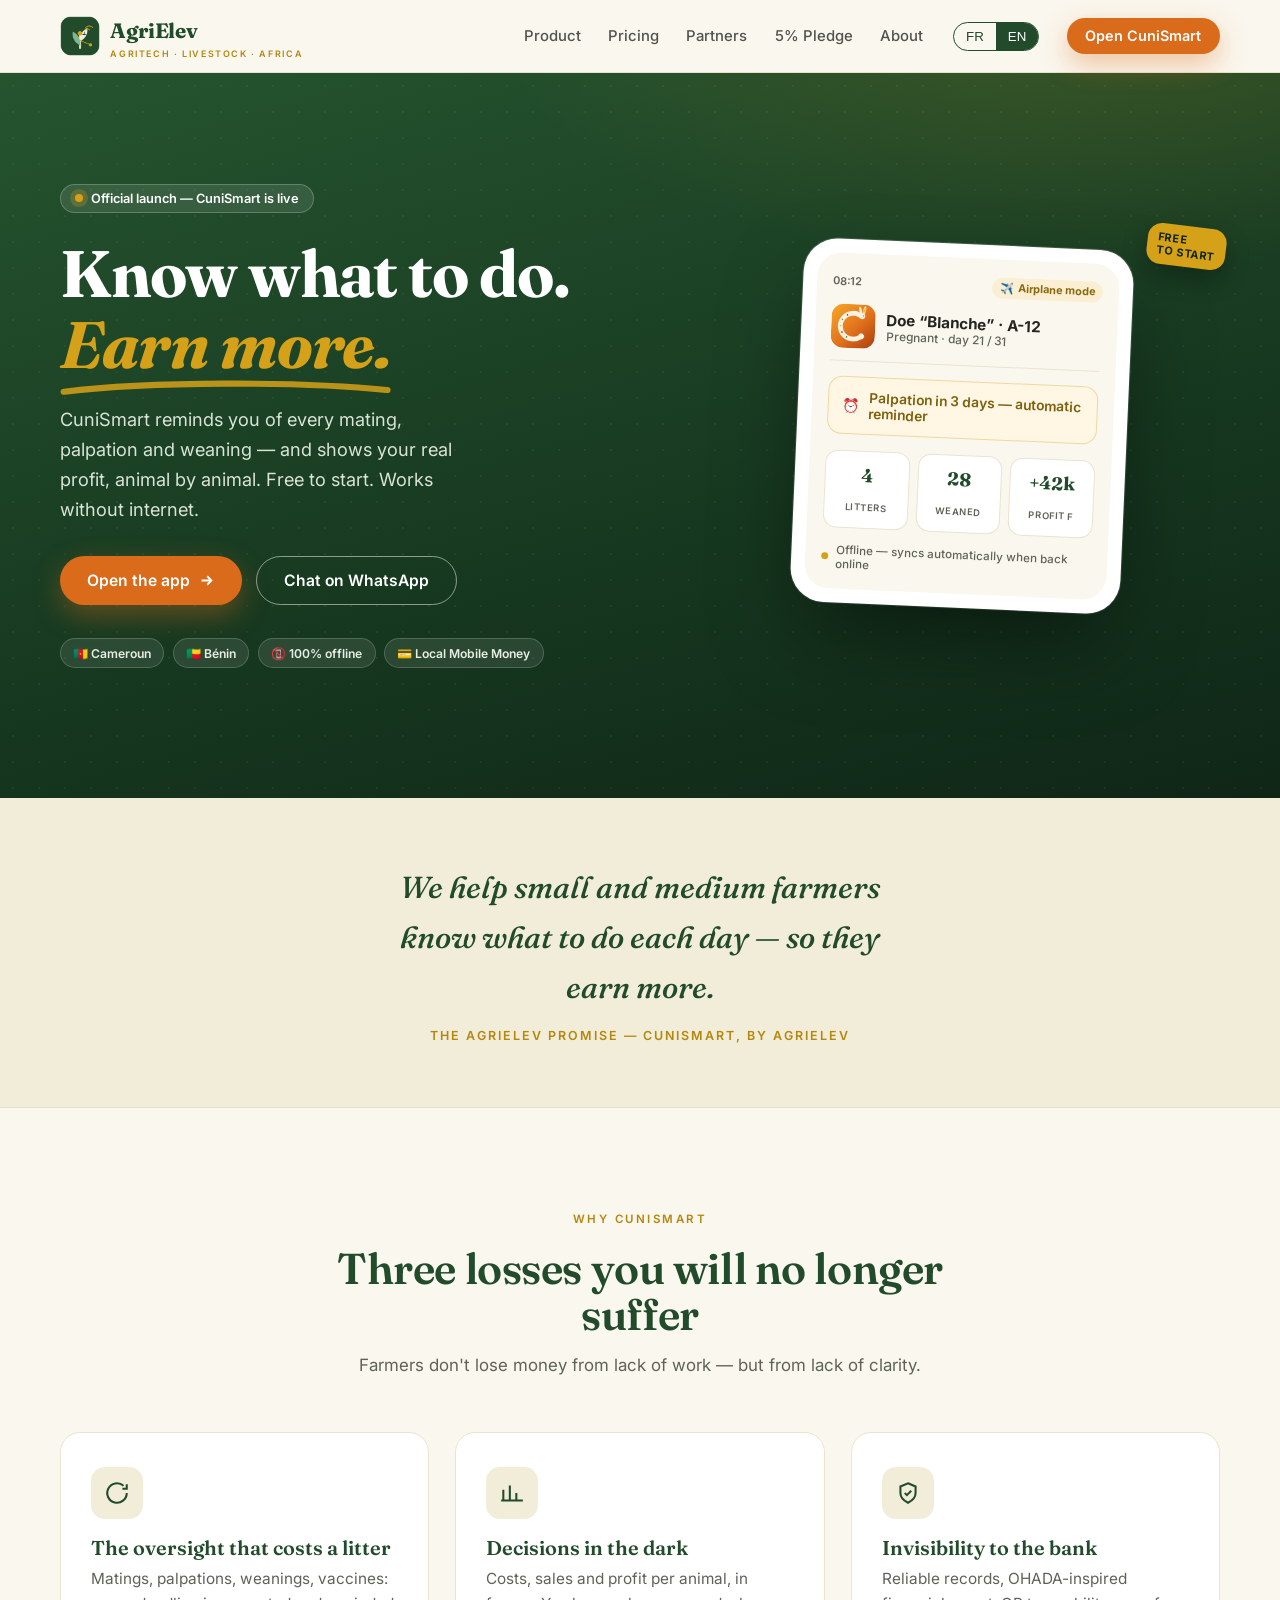
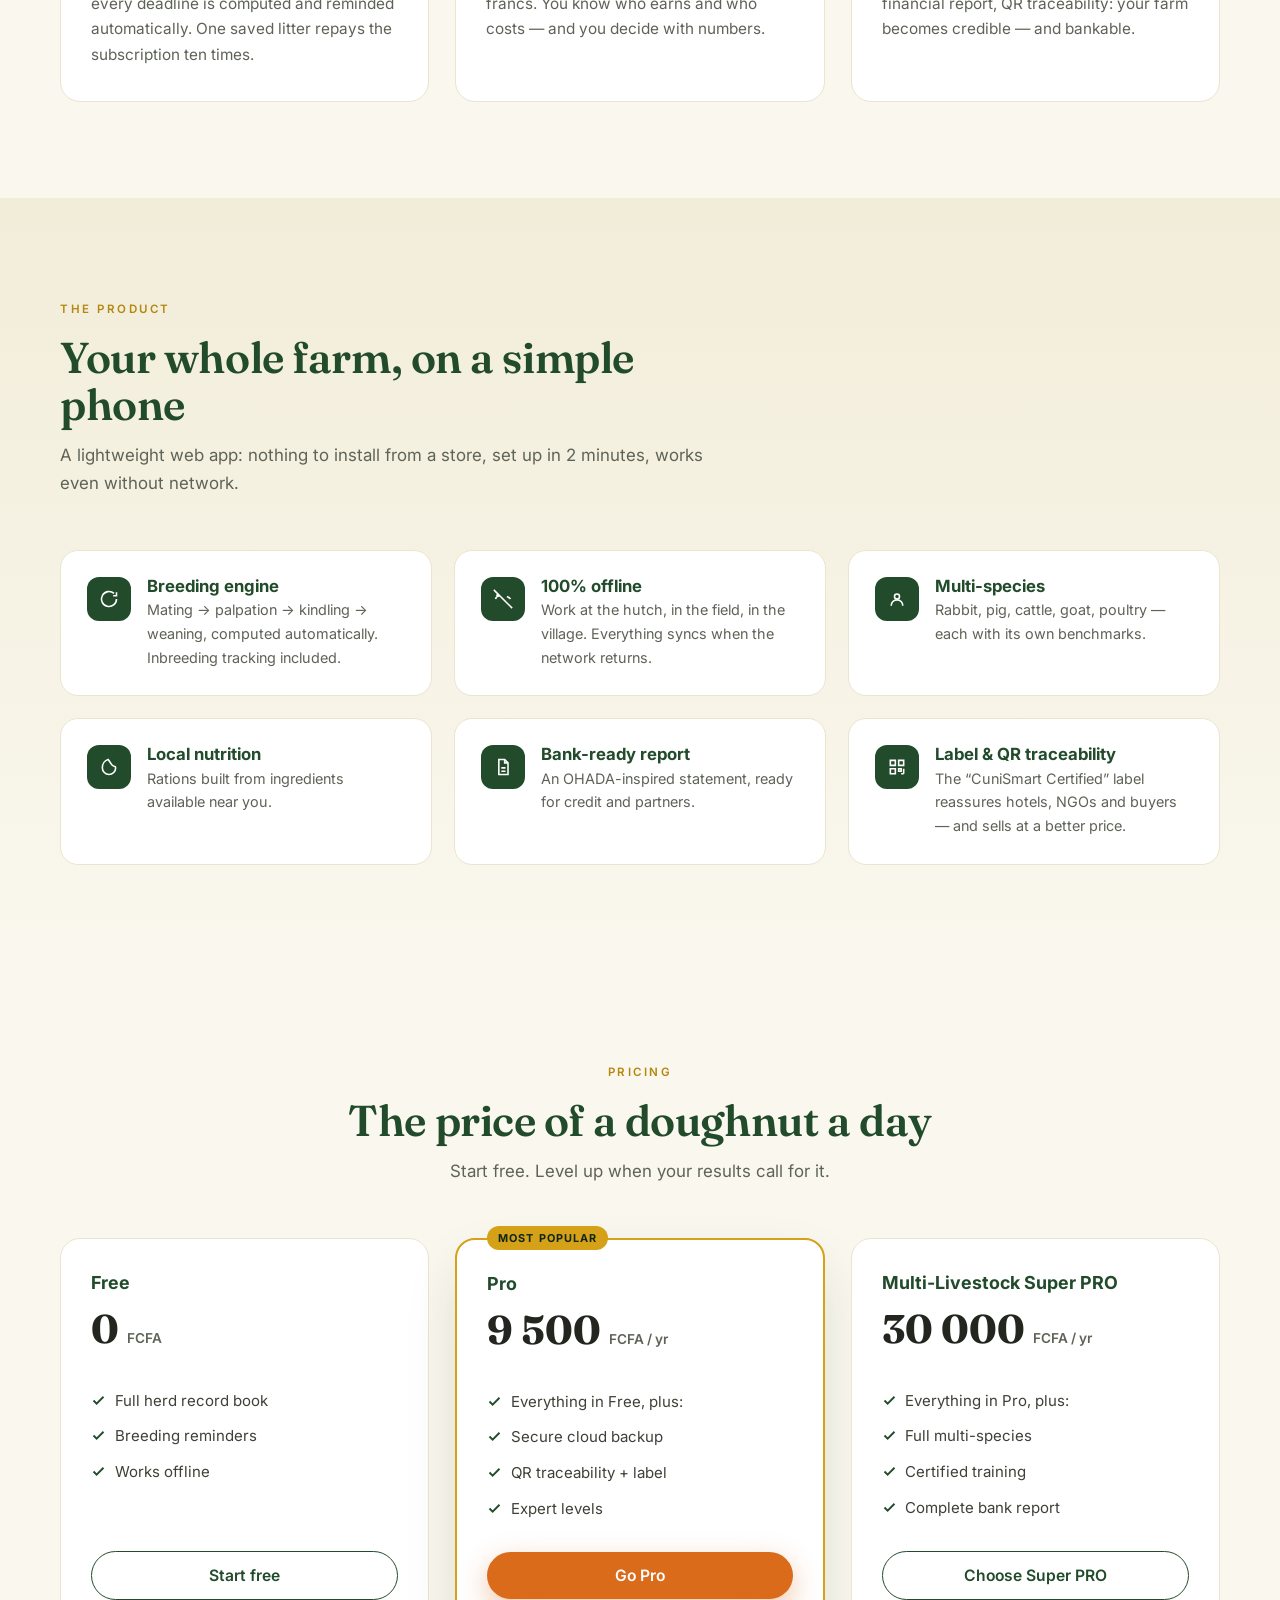
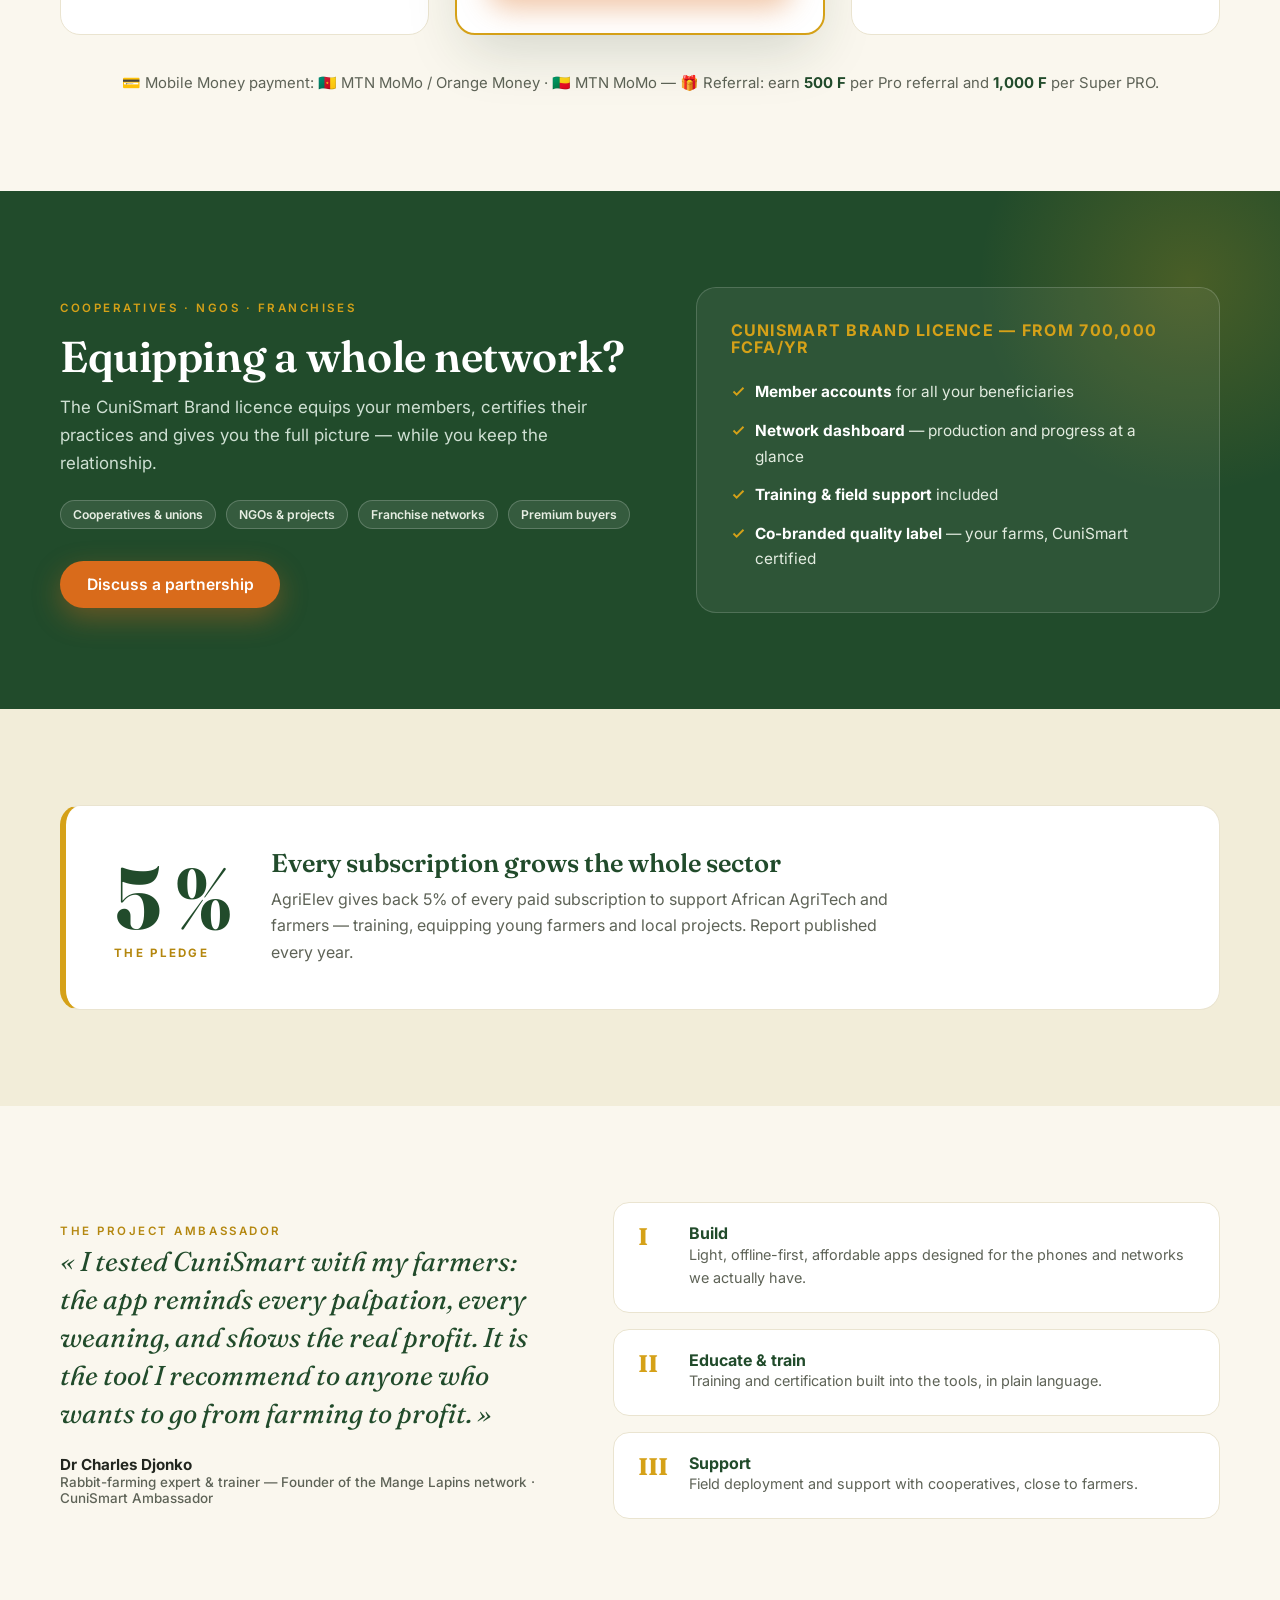
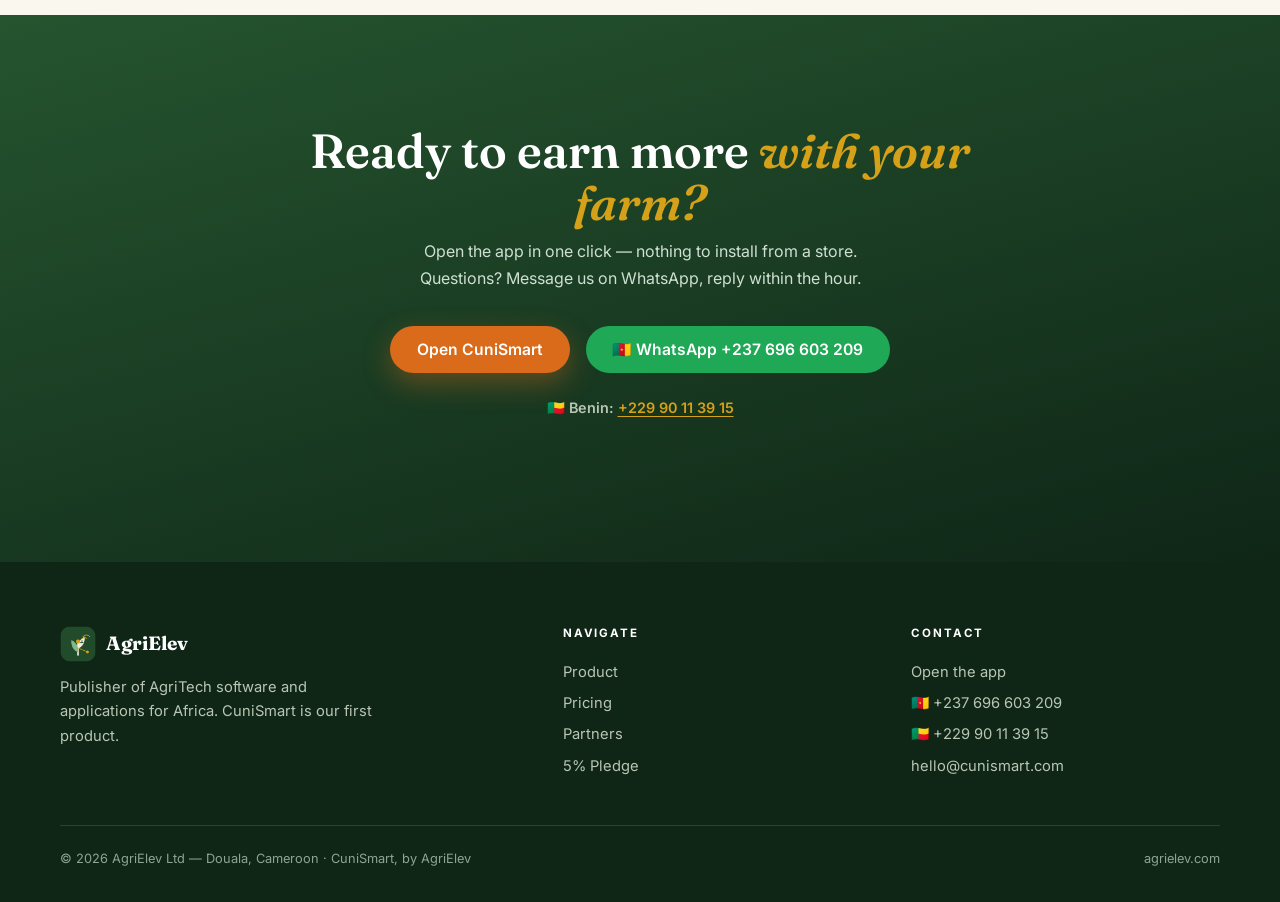
<file: index webagrielev.html>
<!DOCTYPE html>
<html lang="fr">
<head>
<meta charset="utf-8">
<meta name="viewport" content="width=device-width, initial-scale=1">
<title>AgriElev — Logiciels AgriTech pour l'Afrique | CuniSmart</title>
<meta name="description" content="Nous aidons les petits et moyens éleveurs à savoir quoi faire chaque jour pour gagner plus. CuniSmart : gratuit pour commencer, fonctionne sans internet. Cameroun & Bénin.">
<meta property="og:title" content="AgriElev — Sache quoi faire. Gagne plus.">
<meta property="og:description" content="CuniSmart, l'application d'élevage qui marche même sans internet. Gratuite pour commencer. Cameroun & Bénin.">
<meta property="og:type" content="website">
<meta property="og:url" content="https://agrielev.com">
<link rel="icon" href="[data-uri]">
<link rel="preconnect" href="https://fonts.googleapis.com">
<link rel="preconnect" href="https://fonts.gstatic.com" crossorigin>
<link href="https://fonts.googleapis.com/css2?family=Fraunces:opsz,wght@9..144,500;9..144,600;9..144,700&family=Inter:wght@400;500;600;700&display=swap" rel="stylesheet">
<style>
:root{
  --vert:#214B2B; --vert-d:#16371F; --vert-xd:#0F2617;
  --or:#D5A118; --or-d:#B4870F;
  --creme:#F2EDD9; --papier:#FAF7EE; --blanc:#FFFFFF;
  --orange:#D96B1B; --orange-d:#B94D13;
  --sauge:#7FB88F; --encre:#22261F; --gris:#5E6357;
  --ombre:0 24px 60px -12px rgba(22,55,31,.18);
  --r:20px;
}
*{box-sizing:border-box;margin:0}
html{scroll-behavior:smooth}
body{font-family:Inter,system-ui,sans-serif;color:var(--encre);background:var(--papier);line-height:1.65;-webkit-font-smoothing:antialiased}
h1,h2,h3,.display{font-family:Fraunces,Georgia,serif;line-height:1.08;font-weight:600}
a{color:inherit;text-decoration:none}
img{max-width:100%;display:block}
.wrap{width:min(1160px,91%);margin:0 auto}
section{padding:96px 0}
.eyebrow{font:600 .72rem/1 Inter;letter-spacing:.22em;text-transform:uppercase;color:var(--or-d)}
.eyebrow.dark{color:var(--or)}

/* Buttons */
.btn{display:inline-flex;align-items:center;gap:.55em;font:600 .98rem/1 Inter;padding:1em 1.7em;border-radius:999px;border:none;cursor:pointer;transition:transform .18s cubic-bezier(.34,1.56,.64,1),box-shadow .18s,background .18s}
.btn:focus-visible{outline:3px solid var(--or);outline-offset:3px}
.btn-app{background:var(--orange);color:#fff;box-shadow:0 10px 28px rgba(217,107,27,.38)}
.btn-app:hover{background:var(--orange-d);transform:translateY(-2px) scale(1.02)}
.btn-wa{background:#1FA855;color:#fff}
.btn-wa:hover{transform:translateY(-2px);box-shadow:0 10px 24px rgba(31,168,85,.35)}
.btn-ghost{background:transparent;border:1.5px solid rgba(255,255,255,.5);color:#fff}
.btn-ghost:hover{background:rgba(255,255,255,.1)}
.btn-vert{background:var(--vert);color:#fff}
.btn-vert:hover{background:var(--vert-d);transform:translateY(-2px)}
.btn-line{background:transparent;border:1.5px solid var(--vert);color:var(--vert)}
.btn-line:hover{background:var(--vert);color:#fff}

/* NAV */
.nav{position:sticky;top:0;z-index:60;background:rgba(250,247,238,.92);backdrop-filter:blur(12px);border-bottom:1px solid #E7E1CD}
.nav-in{display:flex;align-items:center;gap:.7rem;padding:.85rem 0}
.brand{display:flex;align-items:center;gap:.65rem}
.brand img{width:40px;height:40px;border-radius:10px}
.brand-name{font-family:Fraunces,serif;font-weight:700;font-size:1.3rem;color:var(--vert);letter-spacing:-.01em}
.brand-tag{display:block;font:600 .56rem/1 Inter;letter-spacing:.18em;color:var(--or-d);margin-top:2px}
.links{display:flex;gap:1.7rem;margin-left:auto;font:500 .93rem Inter}
.links a{color:var(--encre);opacity:.78;position:relative;padding:4px 0}
.links a:after{content:"";position:absolute;left:0;bottom:0;width:0;height:2px;background:var(--or);transition:width .25s}
.links a:hover{opacity:1}
.links a:hover:after{width:100%}
.lang{display:flex;border:1.5px solid var(--vert);border-radius:999px;overflow:hidden;margin-left:1.2rem;font:600 .78rem Inter}
.lang button{border:0;background:transparent;color:var(--vert);padding:.45em .9em;cursor:pointer}
.lang button.on{background:var(--vert);color:#fff}
.nav .btn-app{margin-left:1rem;padding:.75em 1.3em;font-size:.9rem}
.burger{display:none;background:none;border:0;cursor:pointer;margin-left:auto;padding:.4rem}
.burger span{display:block;width:25px;height:2.6px;background:var(--vert);margin:5px 0;border-radius:2px}

/* HERO */
.hero{background:
  radial-gradient(1100px 500px at 85% -10%, rgba(213,161,24,.16), transparent 55%),
  linear-gradient(165deg,#25542F 0%,#16371F 62%,#0F2617 100%);
  color:#fff;position:relative;overflow:hidden;padding:110px 0 130px}
.hero:before{content:"";position:absolute;inset:0;opacity:.05;background-image:radial-gradient(#fff 1px,transparent 1px);background-size:26px 26px;pointer-events:none}
.hero-grid{display:grid;grid-template-columns:1.06fr .94fr;gap:64px;align-items:center;position:relative}
.pill{display:inline-flex;align-items:center;gap:.6em;background:rgba(255,255,255,.1);border:1px solid rgba(255,255,255,.22);border-radius:999px;padding:.5em 1.1em;font:600 .8rem Inter;margin-bottom:1.6rem}
.pill .dot{width:8px;height:8px;border-radius:50%;background:var(--or);box-shadow:0 0 0 5px rgba(213,161,24,.25);animation:pulse 2s infinite}
@keyframes pulse{0%,100%{box-shadow:0 0 0 4px rgba(213,161,24,.28)}50%{box-shadow:0 0 0 9px rgba(213,161,24,.08)}}
.hero h1{font-size:clamp(2.5rem,5.3vw,4.1rem);font-weight:700;letter-spacing:-.015em;margin-bottom:.35em}
.hero h1 em{font-style:italic;color:var(--or);position:relative;white-space:nowrap}
.hero h1 em svg{position:absolute;left:0;bottom:-.18em;width:100%;height:.32em}
.hero .sub{font-size:1.14rem;color:#D9E4D4;max-width:38ch;margin:1.1rem 0 2rem}
.hero-cta{display:flex;flex-wrap:wrap;gap:.9rem}
.chips{display:flex;flex-wrap:wrap;gap:.55rem;margin-top:2.1rem}
.chip{font:600 .76rem Inter;background:rgba(255,255,255,.09);border:1px solid rgba(255,255,255,.18);border-radius:999px;padding:.5em 1em;color:#E7EEE3}

/* Phone mockup — the signature */
.phone-zone{position:relative;display:flex;justify-content:center}
.phone{width:min(330px,84vw);background:#fff;border-radius:34px;padding:14px;box-shadow:0 40px 90px -20px rgba(0,0,0,.5), 0 0 0 1px rgba(255,255,255,.14);transform:rotate(2.5deg);animation:floaty 7s ease-in-out infinite}
@keyframes floaty{0%,100%{transform:rotate(2.5deg) translateY(0)}50%{transform:rotate(2.2deg) translateY(-12px)}}
.ph-screen{background:var(--papier);border-radius:24px;padding:18px 16px;color:var(--encre)}
.ph-status{display:flex;justify-content:space-between;align-items:center;font:600 .68rem Inter;color:var(--gris);margin-bottom:12px}
.ph-avion{display:inline-flex;align-items:center;gap:.4em;background:#FBEFD3;color:#8a6a10;border-radius:999px;padding:.3em .7em;font-weight:700}
.ph-head{display:flex;gap:.7rem;align-items:center;border-bottom:1px solid #EAE4D0;padding-bottom:.8rem}
.ph-ic{width:44px;height:44px;border-radius:12px}
.ph-name{font:700 .95rem Inter}
.ph-sub{font:500 .74rem Inter;color:var(--gris)}
.ph-alert{display:flex;gap:.6rem;align-items:center;background:#FFF6E4;border:1px solid #EFD9A0;border-radius:14px;padding:.75rem .85rem;margin:.95rem 0;font:600 .86rem Inter;color:#7d600c;animation:blink 3.2s ease-in-out infinite}
@keyframes blink{0%,100%{border-color:#EFD9A0}50%{border-color:var(--or)}}
.ph-stats{display:flex;gap:.5rem}
.ph-stat{flex:1;background:#fff;border:1px solid #EAE4D0;border-radius:13px;padding:.6rem .3rem;text-align:center}
.ph-stat b{font-family:Fraunces,serif;font-size:1.15rem;color:var(--vert);display:block}
.ph-stat span{font:600 .58rem Inter;letter-spacing:.06em;color:var(--gris);text-transform:uppercase}
.ph-sync{display:flex;align-items:center;gap:.5rem;font:500 .72rem Inter;color:var(--gris);margin-top:.95rem}
.ph-sync .d{width:7px;height:7px;border-radius:50%;background:var(--or)}
.stamp{position:absolute;right:-6px;top:-18px;background:var(--or);color:var(--vert-xd);font:700 .68rem/1.2 Inter;letter-spacing:.06em;padding:.7em .95em;border-radius:14px;transform:rotate(7deg);box-shadow:0 10px 24px rgba(0,0,0,.3)}

/* PROMESSE band */
.promesse{background:var(--creme);padding:64px 0;border-bottom:1px solid #E7E1CD}
.promesse .wrap{text-align:center}
.promesse p{font-family:Fraunces,serif;font-size:clamp(1.35rem,2.6vw,1.9rem);font-weight:500;color:var(--vert);max-width:26ch;margin:0 auto;font-style:italic}
.promesse .sig{font:600 .78rem Inter;letter-spacing:.16em;text-transform:uppercase;color:var(--or-d);margin-top:1rem;font-style:normal}

/* SECTIONS shared */
.sec-head{max-width:660px;margin-bottom:52px}
.sec-head h2{font-size:clamp(1.9rem,3.6vw,2.7rem);color:var(--vert);margin:.35em 0 .3em;letter-spacing:-.01em}
.sec-head p{color:var(--gris);font-size:1.06rem}
.center{text-align:center;margin-inline:auto}

/* 3 pertes */
.pertes{background:var(--papier)}
.p-grid{display:grid;grid-template-columns:repeat(3,1fr);gap:26px}
.p-card{background:#fff;border:1px solid #EAE4D0;border-radius:var(--r);padding:34px 30px;transition:transform .2s,box-shadow .2s;position:relative;overflow:hidden}
.p-card:hover{transform:translateY(-5px);box-shadow:var(--ombre)}
.p-card:before{content:"";position:absolute;top:0;left:0;right:0;height:4px;background:var(--or);transform:scaleX(0);transform-origin:left;transition:transform .3s}
.p-card:hover:before{transform:scaleX(1)}
.p-ic{width:52px;height:52px;border-radius:14px;background:var(--creme);display:grid;place-items:center;color:var(--vert);margin-bottom:18px}
.p-card h3{font-size:1.25rem;color:var(--vert);margin-bottom:.45rem}
.p-card p{color:var(--gris);font-size:.96rem}

/* PRODUIT */
.produit{background:linear-gradient(180deg,var(--creme) 0%,var(--papier) 100%)}
.f-grid{display:grid;grid-template-columns:repeat(3,1fr);gap:22px}
.feat{background:#fff;border:1px solid #EAE4D0;border-radius:18px;padding:26px;display:flex;gap:1rem;transition:border-color .2s}
.feat:hover{border-color:var(--or)}
.feat .ic{flex:none;width:44px;height:44px;border-radius:12px;background:var(--vert);color:#fff;display:grid;place-items:center}
.feat h3{font-size:1.05rem;color:var(--vert);font-family:Inter;font-weight:700;margin-bottom:.2rem}
.feat p{font-size:.9rem;color:var(--gris)}

/* TARIFS */
.tarifs{background:var(--papier)}
.t-grid{display:grid;grid-template-columns:repeat(3,1fr);gap:26px;align-items:stretch}
.plan{background:#fff;border:1px solid #EAE4D0;border-radius:var(--r);padding:34px 30px;display:flex;flex-direction:column;position:relative}
.plan.star{border:2px solid var(--or);box-shadow:var(--ombre)}
.plan .tag{position:absolute;top:-14px;left:30px;background:var(--or);color:var(--vert-xd);font:700 .68rem Inter;letter-spacing:.1em;text-transform:uppercase;padding:.45em 1em;border-radius:999px}
.plan h3{font-family:Inter;font-weight:700;color:var(--vert);font-size:1.12rem}
.plan .prix{font-family:Fraunces,serif;font-weight:700;font-size:2.5rem;color:var(--encre);margin:.25rem 0 0}
.plan .prix small{font:600 .85rem Inter;color:var(--gris)}
.plan ul{list-style:none;padding:0;margin:1.3rem 0 1.6rem;font-size:.94rem}
.plan li{display:flex;gap:.55rem;padding:.34rem 0;color:#3d4238}
.plan li svg{flex:none;margin-top:4px;color:var(--vert)}
.plan .btn{margin-top:auto;justify-content:center}
.t-note{text-align:center;margin-top:2.2rem;color:var(--gris);font-size:.93rem}
.t-note b{color:var(--vert)}

/* B2B */
.b2b{background:var(--vert);color:#fff;position:relative;overflow:hidden}
.b2b:before{content:"";position:absolute;right:-140px;top:-140px;width:460px;height:460px;border-radius:50%;background:radial-gradient(circle,rgba(213,161,24,.22),transparent 65%)}
.b2b .sec-head h2{color:#fff}
.b2b .sec-head p{color:#CFE0D3}
.b2b-grid{display:grid;grid-template-columns:1.05fr .95fr;gap:56px;align-items:center;position:relative}
.b2b-chips{display:flex;flex-wrap:wrap;gap:.6rem;margin:1.4rem 0 2rem}
.b2b-chips .chip{background:rgba(255,255,255,.09);border-color:rgba(255,255,255,.2)}
.b2b-card{background:rgba(255,255,255,.06);border:1px solid rgba(255,255,255,.16);border-radius:var(--r);padding:34px}
.b2b-card h3{color:var(--or);font-family:Inter;font-weight:700;font-size:1rem;letter-spacing:.08em;text-transform:uppercase;margin-bottom:1rem}
.b2b-card ul{list-style:none;padding:0;font-size:.96rem}
.b2b-card li{display:flex;gap:.6rem;padding:.42rem 0;color:#E3ECE0}
.b2b-card li b{color:#fff}
.b2b-card li svg{flex:none;margin-top:5px;color:var(--or)}

/* Engagement 5% */
.pledge{background:var(--creme)}
.pledge-in{display:grid;grid-template-columns:auto 1fr;gap:40px;align-items:center;background:#fff;border:1px solid #EAE4D0;border-left:6px solid var(--or);border-radius:var(--r);padding:44px 48px}
.pledge .pct{font-family:Fraunces,serif;font-weight:700;font-size:clamp(3.6rem,7vw,5.4rem);color:var(--vert);line-height:1}
.pledge .pct small{display:block;font:700 .72rem Inter;letter-spacing:.2em;color:var(--or-d);text-transform:uppercase;margin-top:.3rem}
.pledge h2{font-size:1.6rem;color:var(--vert);margin-bottom:.5rem}
.pledge p{color:var(--gris);max-width:62ch}

/* Fondateur */
.fondateur{background:var(--papier)}
.fd-in{display:grid;grid-template-columns:.9fr 1.1fr;gap:56px;align-items:center}
.fd-quote{font-family:Fraunces,serif;font-size:clamp(1.3rem,2.4vw,1.7rem);font-style:italic;color:var(--vert);line-height:1.4}
.fd-quote:before{content:"« "}.fd-quote:after{content:" »"}
.fd-name{font:700 .95rem Inter;color:var(--encre);margin-top:1.4rem}
.fd-role{font:500 .84rem Inter;color:var(--gris)}
.metiers{display:grid;gap:16px}
.metier{background:#fff;border:1px solid #EAE4D0;border-radius:16px;padding:22px 24px;display:flex;gap:1.1rem;align-items:flex-start}
.metier .n{font-family:Fraunces,serif;font-weight:700;font-size:1.5rem;color:var(--or);line-height:1;min-width:1.4em}
.metier h3{font-family:Inter;font-weight:700;font-size:1rem;color:var(--vert)}
.metier p{font-size:.9rem;color:var(--gris)}

/* CTA final */
.final{background:linear-gradient(165deg,#25542F,#0F2617);color:#fff;text-align:center;padding:110px 0}
.final h2{font-size:clamp(2rem,4vw,3rem);color:#fff;max-width:22ch;margin:0 auto .6rem}
.final h2 em{font-style:italic;color:var(--or)}
.final p{color:#CFE0D3;max-width:48ch;margin:0 auto 2.2rem}
.final .row{display:flex;flex-wrap:wrap;gap:1rem;justify-content:center}
.final .num{margin-top:1.6rem;font:600 .9rem Inter;color:#B9C6B3}
.final .num a{color:var(--or);text-decoration:underline;text-underline-offset:3px}

/* FOOTER */
footer{background:var(--vert-xd);color:#B9C6B3;padding:64px 0 32px;font-size:.92rem}
.f-grid2{display:grid;grid-template-columns:1.5fr 1fr 1fr;gap:40px}
.f-brand{display:flex;align-items:center;gap:.6rem;margin-bottom:.8rem}
.f-brand img{width:36px;height:36px;border-radius:9px}
.f-brand span{font-family:Fraunces,serif;font-weight:700;font-size:1.2rem;color:#fff}
footer h4{font:700 .72rem Inter;letter-spacing:.16em;text-transform:uppercase;color:#fff;margin-bottom:1rem}
footer a{display:block;padding:.22rem 0;color:#B9C6B3}
footer a:hover{color:var(--or)}
.f-bottom{border-top:1px solid rgba(255,255,255,.12);margin-top:44px;padding-top:22px;display:flex;justify-content:space-between;flex-wrap:wrap;gap:.6rem;font-size:.8rem;color:#8fa392}

/* Reveal on scroll */
.rv{opacity:0;transform:translateY(22px);transition:opacity .65s ease,transform .65s ease}
.rv.in{opacity:1;transform:none}
@media(prefers-reduced-motion:reduce){.rv{opacity:1;transform:none;transition:none}.phone{animation:none}.pill .dot{animation:none}.ph-alert{animation:none}}

@media(max-width:920px){
  .links,.nav .btn-app,.lang{display:none}
  .burger{display:block}
  .links.open{display:flex;position:absolute;top:100%;left:0;right:0;flex-direction:column;background:var(--papier);border-bottom:1px solid #E7E1CD;padding:1.2rem 5%;gap:1.1rem}
  .links.open ~ .lang{display:flex;position:absolute;top:calc(100% + 240px);left:5%}
  .hero{padding:80px 0 96px}
  .hero-grid,.b2b-grid,.fd-in{grid-template-columns:1fr}
  .phone-zone{margin-top:2.5rem}
  .p-grid,.f-grid,.t-grid{grid-template-columns:1fr}
  .pledge-in{grid-template-columns:1fr;padding:34px 28px;gap:20px}
  .f-grid2{grid-template-columns:1fr}
  section{padding:72px 0}
}
</style>
</head>
<body>

<header class="nav">
  <div class="wrap nav-in">
    <a class="brand" href="#top" aria-label="AgriElev — accueil">
      <img src="[data-uri]" alt="Logo AgriElev">
      <span><span class="brand-name">AgriElev</span><span class="brand-tag" data-i18n="tagline">AGRITECH · ÉLEVAGE · AFRIQUE</span></span>
    </a>
    <nav class="links" id="menu">
      <a href="#produit" data-i18n="nav1">Produit</a>
      <a href="#tarifs" data-i18n="nav2">Tarifs</a>
      <a href="#partenaires" data-i18n="nav3">Partenaires</a>
      <a href="#engagement" data-i18n="nav4">Engagement 5%</a>
      <a href="#apropos" data-i18n="nav5">À propos</a>
    </nav>
    <div class="lang" role="group" aria-label="Langue">
      <button id="btnFR" class="on" onclick="setLang('fr')">FR</button>
      <button id="btnEN" onclick="setLang('en')">EN</button>
    </div>
    <a class="btn btn-app" href="https://cunismart.com" target="_blank" rel="noopener" data-i18n="navCta">Ouvrir CuniSmart</a>
    <button class="burger" id="burger" aria-label="Menu"><span></span><span></span><span></span></button>
  </div>
</header>

<main id="top">

<section class="hero">
  <div class="wrap hero-grid">
    <div>
      <span class="pill"><span class="dot"></span><span data-i18n="pill">Lancement officiel — CuniSmart est en ligne</span></span>
      <h1><span data-i18n="h1a">Sache quoi faire.</span><br><em><span data-i18n="h1b">Gagne plus.</span><svg viewBox="0 0 300 24" preserveAspectRatio="none" aria-hidden="true"><path d="M4 18 C 80 6, 220 6, 296 16" stroke="#D5A118" stroke-width="7" fill="none" stroke-linecap="round" opacity=".85"/></svg></em></h1>
      <p class="sub" data-i18n="sub">CuniSmart rappelle chaque saillie, palpation et sevrage — et montre votre vraie marge, animal par animal. Gratuit pour commencer. Même sans internet.</p>
      <div class="hero-cta">
        <a class="btn btn-app" href="https://cunismart.com" target="_blank" rel="noopener"><span data-i18n="cta1">Ouvrir l'application</span>
          <svg width="17" height="17" viewBox="0 0 24 24" fill="none" stroke="currentColor" stroke-width="2.6"><path d="M5 12h14M13 6l6 6-6 6"/></svg></a>
        <a class="btn btn-ghost" href="https://wa.me/237696603209?text=Bonjour%20AgriElev%2C%20je%20d%C3%A9couvre%20CuniSmart%20et%20je%20souhaite%20en%20savoir%20plus." target="_blank" rel="noopener" data-i18n="cta2">Parler sur WhatsApp</a>
      </div>
      <div class="chips">
        <span class="chip">🇨🇲 Cameroun</span>
        <span class="chip">🇧🇯 Bénin</span>
        <span class="chip" data-i18n="chip1">📵 100 % hors-ligne</span>
        <span class="chip" data-i18n="chip2">💳 Mobile Money local</span>
      </div>
    </div>
    <div class="phone-zone">
      <div class="phone" role="img" aria-label="Aperçu de l'application CuniSmart : fiche d'une lapine avec rappel de palpation, en mode hors-ligne">
        <div class="ph-screen">
          <div class="ph-status"><span>08:12</span><span class="ph-avion">✈️ <span data-i18n="phAvion">Mode avion</span></span></div>
          <div class="ph-head">
            <img class="ph-ic" src="[data-uri]" alt="">
            <div><div class="ph-name" data-i18n="phName">Lapine « Blanche » · A-12</div><div class="ph-sub" data-i18n="phSub">Gestante · jour 21 / 31</div></div>
          </div>
          <div class="ph-alert">⏰ <span data-i18n="phAlert">Palpation dans 3 jours — rappel automatique</span></div>
          <div class="ph-stats">
            <div class="ph-stat"><b>4</b><span data-i18n="phS1">Portées</span></div>
            <div class="ph-stat"><b>28</b><span data-i18n="phS2">Sevrés</span></div>
            <div class="ph-stat"><b>+42k</b><span data-i18n="phS3">Marge F</span></div>
          </div>
          <div class="ph-sync"><span class="d"></span><span data-i18n="phSync">Hors-ligne — synchronisation automatique au retour du réseau</span></div>
        </div>
      </div>
      <div class="stamp" data-i18n="stamp">GRATUIT<br>POUR COMMENCER</div>
    </div>
  </div>
</section>

<div class="promesse">
  <div class="wrap">
    <p data-i18n="promesse">Nous aidons les petits et moyens éleveurs à savoir quoi faire chaque jour pour gagner plus.</p>
    <div class="sig" data-i18n="promSig">La promesse AgriElev — CuniSmart, par AgriElev</div>
  </div>
</div>

<section class="pertes" id="pourquoi">
  <div class="wrap">
    <div class="sec-head center">
      <span class="eyebrow" data-i18n="pEye">Pourquoi CuniSmart</span>
      <h2 data-i18n="pTitle">Trois pertes que vous ne subirez plus</h2>
      <p data-i18n="pSub">On ne perd pas de l'argent par manque de travail — mais par manque de clarté.</p>
    </div>
    <div class="p-grid">
      <div class="p-card rv">
        <div class="p-ic"><svg width="26" height="26" viewBox="0 0 24 24" fill="none" stroke="currentColor" stroke-width="1.9"><path d="M21 12a9 9 0 11-3-6.7M21 4v4h-4"/></svg></div>
        <h3 data-i18n="p1t">L'oubli qui coûte une portée</h3>
        <p data-i18n="p1d">Saillies, palpations, sevrages, vaccins : chaque échéance est calculée et rappelée automatiquement. Une portée sauvée rembourse l'abonnement dix fois.</p>
      </div>
      <div class="p-card rv">
        <div class="p-ic"><svg width="26" height="26" viewBox="0 0 24 24" fill="none" stroke="currentColor" stroke-width="1.9"><path d="M4 19V9M10 19V5M16 19v-7M22 19H2"/></svg></div>
        <h3 data-i18n="p2t">Les décisions à l'aveugle</h3>
        <p data-i18n="p2d">Coûts, ventes et marge par animal, en francs. Vous savez qui rapporte et qui coûte — et vous décidez avec des chiffres.</p>
      </div>
      <div class="p-card rv">
        <div class="p-ic"><svg width="26" height="26" viewBox="0 0 24 24" fill="none" stroke="currentColor" stroke-width="1.9"><path d="M9 12l2 2 4-4M12 3l7 3v6c0 4-3 7-7 9-4-2-7-5-7-9V6z"/></svg></div>
        <h3 data-i18n="p3t">L'invisibilité face à la banque</h3>
        <p data-i18n="p3d">Historique fiable, rapport financier inspiré OHADA, traçabilité QR : votre élevage devient crédible — et bancable.</p>
      </div>
    </div>
  </div>
</section>

<section class="produit" id="produit">
  <div class="wrap">
    <div class="sec-head">
      <span class="eyebrow" data-i18n="fEye">Le produit</span>
      <h2 data-i18n="fTitle">Tout l'élevage, sur un simple téléphone</h2>
      <p data-i18n="fSub">Une application web légère : rien à installer depuis un store, installée en 2 minutes, elle fonctionne même sans réseau.</p>
    </div>
    <div class="f-grid">
      <div class="feat rv"><div class="ic"><svg width="20" height="20" viewBox="0 0 24 24" fill="none" stroke="#fff" stroke-width="1.9"><path d="M21 12a9 9 0 11-3-6.7M21 4v4h-4"/></svg></div><div><h3 data-i18n="f1t">Moteur de reproduction</h3><p data-i18n="f1d">Saillie → palpation → mise bas → sevrage, calculés seuls. Suivi de consanguinité inclus.</p></div></div>
      <div class="feat rv"><div class="ic"><svg width="20" height="20" viewBox="0 0 24 24" fill="none" stroke="#fff" stroke-width="1.9"><path d="M1 1l22 22M8.5 8.5A5 5 0 003 12M12 20h.01M16.7 8.9A11 11 0 0121 12M4 8a16 16 0 013-2"/></svg></div><div><h3 data-i18n="f2t">100 % hors-ligne</h3><p data-i18n="f2d">Travaillez au clapier, au champ, au village. Tout se synchronise au retour du réseau.</p></div></div>
      <div class="feat rv"><div class="ic"><svg width="20" height="20" viewBox="0 0 24 24" fill="none" stroke="#fff" stroke-width="1.9"><circle cx="12" cy="9" r="3"/><path d="M5 20a7 7 0 0114 0"/></svg></div><div><h3 data-i18n="f3t">Multi-espèces</h3><p data-i18n="f3d">Lapin, porc, bovin, chèvre, volaille — chaque filière avec ses repères propres.</p></div></div>
      <div class="feat rv"><div class="ic"><svg width="20" height="20" viewBox="0 0 24 24" fill="none" stroke="#fff" stroke-width="1.9"><path d="M11 3C7 4 4 8 4 13a8 8 0 0016 0c0-1-1-2-2-2-3 0-3-3-7-8z"/></svg></div><div><h3 data-i18n="f4t">Nutrition locale</h3><p data-i18n="f4d">Des rations bâties avec les ingrédients disponibles près de chez vous.</p></div></div>
      <div class="feat rv"><div class="ic"><svg width="20" height="20" viewBox="0 0 24 24" fill="none" stroke="#fff" stroke-width="1.9"><path d="M7 3h7l4 4v14H7z"/><path d="M14 3v4h4M10 13h5M10 17h5"/></svg></div><div><h3 data-i18n="f5t">Rapport pour la banque</h3><p data-i18n="f5d">Un bilan inspiré des normes OHADA, prêt pour le crédit et les partenaires.</p></div></div>
      <div class="feat rv"><div class="ic"><svg width="20" height="20" viewBox="0 0 24 24" fill="none" stroke="#fff" stroke-width="1.9"><path d="M4 4h6v6H4zM14 4h6v6h-6zM4 14h6v6H4zM14 14h3v3h-3zM20 14v6M17 20h3"/></svg></div><div><h3 data-i18n="f6t">Label & traçabilité QR</h3><p data-i18n="f6d">Le label « Certifié CuniSmart » rassure hôtels, ONG et acheteurs — et se vend plus cher.</p></div></div>
    </div>
  </div>
</section>

<section class="tarifs" id="tarifs">
  <div class="wrap">
    <div class="sec-head center">
      <span class="eyebrow" data-i18n="tEye">Tarifs</span>
      <h2 data-i18n="tTitle">Le prix d'un beignet par jour</h2>
      <p data-i18n="tSub">Commencez gratuitement. Passez au niveau supérieur quand vos résultats le demandent.</p>
    </div>
    <div class="t-grid">
      <div class="plan rv">
        <h3 data-i18n="t1n">Gratuit</h3>
        <div class="prix">0 <small>FCFA</small></div>
        <ul>
          <li><svg width="15" height="15" viewBox="0 0 24 24" fill="none" stroke="currentColor" stroke-width="3"><path d="M4 12l5 5L20 6"/></svg><span data-i18n="t1a">Carnet de cheptel complet</span></li>
          <li><svg width="15" height="15" viewBox="0 0 24 24" fill="none" stroke="currentColor" stroke-width="3"><path d="M4 12l5 5L20 6"/></svg><span data-i18n="t1b">Rappels de reproduction</span></li>
          <li><svg width="15" height="15" viewBox="0 0 24 24" fill="none" stroke="currentColor" stroke-width="3"><path d="M4 12l5 5L20 6"/></svg><span data-i18n="t1c">Fonctionne hors-ligne</span></li>
        </ul>
        <a class="btn btn-line" href="https://cunismart.com" target="_blank" rel="noopener" data-i18n="t1cta">Commencer gratuitement</a>
      </div>
      <div class="plan star rv">
        <span class="tag" data-i18n="tTag">Le plus choisi</span>
        <h3>Pro</h3>
        <div class="prix">9 500 <small>FCFA / <span data-i18n="tAn">an</span></small></div>
        <ul>
          <li><svg width="15" height="15" viewBox="0 0 24 24" fill="none" stroke="currentColor" stroke-width="3"><path d="M4 12l5 5L20 6"/></svg><span data-i18n="t2a">Tout le Gratuit, plus :</span></li>
          <li><svg width="15" height="15" viewBox="0 0 24 24" fill="none" stroke="currentColor" stroke-width="3"><path d="M4 12l5 5L20 6"/></svg><span data-i18n="t2b">Sauvegarde cloud sécurisée</span></li>
          <li><svg width="15" height="15" viewBox="0 0 24 24" fill="none" stroke="currentColor" stroke-width="3"><path d="M4 12l5 5L20 6"/></svg><span data-i18n="t2c">Traçabilité QR + label</span></li>
          <li><svg width="15" height="15" viewBox="0 0 24 24" fill="none" stroke="currentColor" stroke-width="3"><path d="M4 12l5 5L20 6"/></svg><span data-i18n="t2d">Niveaux experts</span></li>
        </ul>
        <a class="btn btn-app" href="https://cunismart.com" target="_blank" rel="noopener" data-i18n="t2cta">Passer à Pro</a>
      </div>
      <div class="plan rv">
        <h3 data-i18n="t3n">Multi-Élevage Super PRO</h3>
        <div class="prix">30 000 <small>FCFA / <span data-i18n="tAn2">an</span></small></div>
        <ul>
          <li><svg width="15" height="15" viewBox="0 0 24 24" fill="none" stroke="currentColor" stroke-width="3"><path d="M4 12l5 5L20 6"/></svg><span data-i18n="t3a">Tout le Pro, plus :</span></li>
          <li><svg width="15" height="15" viewBox="0 0 24 24" fill="none" stroke="currentColor" stroke-width="3"><path d="M4 12l5 5L20 6"/></svg><span data-i18n="t3b">Multi-espèces complet</span></li>
          <li><svg width="15" height="15" viewBox="0 0 24 24" fill="none" stroke="currentColor" stroke-width="3"><path d="M4 12l5 5L20 6"/></svg><span data-i18n="t3c">Formations certifiantes</span></li>
          <li><svg width="15" height="15" viewBox="0 0 24 24" fill="none" stroke="currentColor" stroke-width="3"><path d="M4 12l5 5L20 6"/></svg><span data-i18n="t3d">Rapport bancaire complet</span></li>
        </ul>
        <a class="btn btn-line" href="https://cunismart.com" target="_blank" rel="noopener" data-i18n="t3cta">Choisir Super PRO</a>
      </div>
    </div>
    <p class="t-note" data-i18n="tNote">💳 Paiement Mobile Money : 🇨🇲 MTN MoMo / Orange Money · 🇧🇯 MTN MoMo — 🎁 Parrainage : gagnez <b>500 F</b> par filleul Pro et <b>1 000 F</b> par filleul Super PRO.</p>
  </div>
</section>

<section class="b2b" id="partenaires">
  <div class="wrap b2b-grid">
    <div>
      <span class="eyebrow dark" data-i18n="bEye">Coopératives · ONG · Franchises</span>
      <div class="sec-head" style="margin-bottom:0">
        <h2 data-i18n="bTitle">Vous équipez tout un réseau ?</h2>
        <p data-i18n="bSub">La licence CuniSmart Marque équipe vos membres, certifie leurs pratiques et vous donne une vue d'ensemble — pendant que vous gardez la relation.</p>
      </div>
      <div class="b2b-chips">
        <span class="chip" data-i18n="bc1">Coopératives & GIC</span>
        <span class="chip" data-i18n="bc2">ONG & projets</span>
        <span class="chip" data-i18n="bc3">Réseaux de franchises</span>
        <span class="chip" data-i18n="bc4">Acheteurs premium</span>
      </div>
      <a class="btn btn-app" href="https://wa.me/237696603209?text=Bonjour%20AgriElev%2C%20je%20d%C3%A9couvre%20CuniSmart%20et%20je%20souhaite%20en%20savoir%20plus." target="_blank" rel="noopener" data-i18n="bCta">Discuter d'un partenariat</a>
    </div>
    <div class="b2b-card rv">
      <h3 data-i18n="bCardT">Licence CuniSmart Marque — dès 700 000 FCFA/an</h3>
      <ul>
        <li><svg width="15" height="15" viewBox="0 0 24 24" fill="none" stroke="currentColor" stroke-width="3"><path d="M4 12l5 5L20 6"/></svg><span data-i18n="bl1"><b>Comptes membres</b> pour tous vos bénéficiaires</span></li>
        <li><svg width="15" height="15" viewBox="0 0 24 24" fill="none" stroke="currentColor" stroke-width="3"><path d="M4 12l5 5L20 6"/></svg><span data-i18n="bl2"><b>Tableau de bord réseau</b> — production et progrès en un coup d'œil</span></li>
        <li><svg width="15" height="15" viewBox="0 0 24 24" fill="none" stroke="currentColor" stroke-width="3"><path d="M4 12l5 5L20 6"/></svg><span data-i18n="bl3"><b>Formation & accompagnement</b> terrain inclus</span></li>
        <li><svg width="15" height="15" viewBox="0 0 24 24" fill="none" stroke="currentColor" stroke-width="3"><path d="M4 12l5 5L20 6"/></svg><span data-i18n="bl4"><b>Label qualité co-brandé</b> — vos fermes, certifiées CuniSmart</span></li>
      </ul>
    </div>
  </div>
</section>

<section class="pledge" id="engagement">
  <div class="wrap">
    <div class="pledge-in rv">
      <div class="pct">5 %<small data-i18n="plLabel">L'Engagement</small></div>
      <div>
        <h2 data-i18n="plTitle">Chaque abonnement fait grandir toute la filière</h2>
        <p data-i18n="plText">AgriElev reverse 5 % de chaque abonnement payé pour soutenir l'AgriTech et les agriculteurs africains — formation, équipement de jeunes éleveurs et projets locaux. Bilan publié chaque année.</p>
      </div>
    </div>
  </div>
</section>

<section class="fondateur" id="apropos">
  <div class="wrap fd-in">
    <div class="rv">
      <span class="eyebrow" data-i18n="fdEye">L'ambassadeur du projet</span>
      <p class="fd-quote" data-i18n="fdQuote">J'ai testé CuniSmart avec mes éleveurs : l'application rappelle chaque palpation, chaque sevrage, et montre la marge réelle. C'est l'outil que je recommande à tous ceux qui veulent passer de l'élevage au profit.</p>
      <div class="fd-name">Dr Charles Djonko</div>
      <div class="fd-role" data-i18n="fdRole">Expert cunicole & formateur — Fondateur du réseau Mange Lapins · Ambassadeur CuniSmart</div>
    </div>
    <div class="metiers">
      <div class="metier rv"><div class="n">I</div><div><h3 data-i18n="m1t">Développer</h3><p data-i18n="m1d">Des applications légères, hors-ligne et abordables, pensées pour les téléphones et les réseaux d'ici.</p></div></div>
      <div class="metier rv"><div class="n">II</div><div><h3 data-i18n="m2t">Éduquer & former</h3><p data-i18n="m2d">Formations et certification intégrées aux outils, en français simple et en langues locales.</p></div></div>
      <div class="metier rv"><div class="n">III</div><div><h3 data-i18n="m3t">Accompagner</h3><p data-i18n="m3d">Déploiement et support sur le terrain, avec les coopératives, au plus près des éleveurs.</p></div></div>
    </div>
  </div>
</section>

<section class="final" id="contact">
  <div class="wrap">
    <h2><span data-i18n="cfT1">Prêt à gagner plus</span> <em data-i18n="cfT2">avec votre élevage ?</em></h2>
    <p data-i18n="cfSub">Ouvrez l'application en un clic — rien à installer depuis un store. Une question ? Écrivez-nous sur WhatsApp, réponse en moins d'une heure.</p>
    <div class="row">
      <a class="btn btn-app" href="https://cunismart.com" target="_blank" rel="noopener" data-i18n="cfCta1">Ouvrir CuniSmart</a>
      <a class="btn btn-wa" href="https://wa.me/237696603209?text=Bonjour%20AgriElev%2C%20je%20d%C3%A9couvre%20CuniSmart%20et%20je%20souhaite%20en%20savoir%20plus." target="_blank" rel="noopener">🇨🇲 WhatsApp +237 696 603 209</a>
    </div>
    <p class="num">🇧🇯 <span data-i18n="cfBenin">Bénin :</span> <a href="https://wa.me/22990113915" target="_blank" rel="noopener">+229 90 11 39 15</a></p>
  </div>
</section>

</main>

<footer>
  <div class="wrap">
    <div class="f-grid2">
      <div>
        <div class="f-brand"><img src="[data-uri]" alt=""><span>AgriElev</span></div>
        <p style="max-width:36ch" data-i18n="ftDesc">Éditeur de logiciels et d'applications AgriTech pour l'Afrique. CuniSmart est notre premier produit.</p>
      </div>
      <div>
        <h4 data-i18n="ftNav">Naviguer</h4>
        <a href="#produit" data-i18n="ftn1">Produit</a>
        <a href="#tarifs" data-i18n="ftn2">Tarifs</a>
        <a href="#partenaires" data-i18n="ftn3">Partenaires</a>
        <a href="#engagement" data-i18n="ftn4">Engagement 5%</a>
      </div>
      <div>
        <h4>Contact</h4>
        <a href="https://cunismart.com" target="_blank" rel="noopener" data-i18n="ftc1">Ouvrir l'application</a>
        <a href="https://wa.me/237696603209?text=Bonjour%20AgriElev%2C%20je%20d%C3%A9couvre%20CuniSmart%20et%20je%20souhaite%20en%20savoir%20plus." target="_blank" rel="noopener">🇨🇲 +237 696 603 209</a>
        <a href="https://wa.me/22990113915" target="_blank" rel="noopener">🇧🇯 +229 90 11 39 15</a>
        <a href="mailto:hello@cunismart.com">hello@cunismart.com</a>
      </div>
    </div>
    <div class="f-bottom">
      <span data-i18n="ftLegal">© 2026 AgriElev SARL — Douala, Cameroun · CuniSmart, par AgriElev</span>
      <span>agrielev.com</span>
    </div>
  </div>
</footer>

<script>
/* ---------- i18n ---------- */
var T = {
 en: {
  tagline:"AGRITECH · LIVESTOCK · AFRICA",
  nav1:"Product",nav2:"Pricing",nav3:"Partners",nav4:"5% Pledge",nav5:"About",navCta:"Open CuniSmart",
  pill:"Official launch — CuniSmart is live",
  h1a:"Know what to do.",h1b:"Earn more.",
  sub:"CuniSmart reminds you of every mating, palpation and weaning — and shows your real profit, animal by animal. Free to start. Works without internet.",
  cta1:"Open the app",cta2:"Chat on WhatsApp",
  chip1:"📵 100% offline",chip2:"💳 Local Mobile Money",
  phAvion:"Airplane mode",phName:"Doe “Blanche” · A-12",phSub:"Pregnant · day 21 / 31",
  phAlert:"Palpation in 3 days — automatic reminder",phS1:"Litters",phS2:"Weaned",phS3:"Profit F",
  phSync:"Offline — syncs automatically when back online",stamp:"FREE<br>TO START",
  promesse:"We help small and medium farmers know what to do each day — so they earn more.",
  promSig:"The AgriElev promise — CuniSmart, by AgriElev",
  pEye:"Why CuniSmart",pTitle:"Three losses you will no longer suffer",
  pSub:"Farmers don't lose money from lack of work — but from lack of clarity.",
  p1t:"The oversight that costs a litter",p1d:"Matings, palpations, weanings, vaccines: every deadline is computed and reminded automatically. One saved litter repays the subscription ten times.",
  p2t:"Decisions in the dark",p2d:"Costs, sales and profit per animal, in francs. You know who earns and who costs — and you decide with numbers.",
  p3t:"Invisibility to the bank",p3d:"Reliable records, OHADA-inspired financial report, QR traceability: your farm becomes credible — and bankable.",
  fEye:"The product",fTitle:"Your whole farm, on a simple phone",
  fSub:"A lightweight web app: nothing to install from a store, set up in 2 minutes, works even without network.",
  f1t:"Breeding engine",f1d:"Mating → palpation → kindling → weaning, computed automatically. Inbreeding tracking included.",
  f2t:"100% offline",f2d:"Work at the hutch, in the field, in the village. Everything syncs when the network returns.",
  f3t:"Multi-species",f3d:"Rabbit, pig, cattle, goat, poultry — each with its own benchmarks.",
  f4t:"Local nutrition",f4d:"Rations built from ingredients available near you.",
  f5t:"Bank-ready report",f5d:"An OHADA-inspired statement, ready for credit and partners.",
  f6t:"Label & QR traceability",f6d:"The “CuniSmart Certified” label reassures hotels, NGOs and buyers — and sells at a better price.",
  tEye:"Pricing",tTitle:"The price of a doughnut a day",
  tSub:"Start free. Level up when your results call for it.",
  t1n:"Free",t1a:"Full herd record book",t1b:"Breeding reminders",t1c:"Works offline",t1cta:"Start free",
  tTag:"Most popular",tAn:"yr",tAn2:"yr",
  t2a:"Everything in Free, plus:",t2b:"Secure cloud backup",t2c:"QR traceability + label",t2d:"Expert levels",t2cta:"Go Pro",
  t3n:"Multi-Livestock Super PRO",t3a:"Everything in Pro, plus:",t3b:"Full multi-species",t3c:"Certified training",t3d:"Complete bank report",t3cta:"Choose Super PRO",
  tNote:"💳 Mobile Money payment: 🇨🇲 MTN MoMo / Orange Money · 🇧🇯 MTN MoMo — 🎁 Referral: earn <b>500 F</b> per Pro referral and <b>1,000 F</b> per Super PRO.",
  bEye:"Cooperatives · NGOs · Franchises",bTitle:"Equipping a whole network?",
  bSub:"The CuniSmart Brand licence equips your members, certifies their practices and gives you the full picture — while you keep the relationship.",
  bc1:"Cooperatives & unions",bc2:"NGOs & projects",bc3:"Franchise networks",bc4:"Premium buyers",
  bCta:"Discuss a partnership",bCardT:"CuniSmart Brand licence — from 700,000 FCFA/yr",
  bl1:"<b>Member accounts</b> for all your beneficiaries",bl2:"<b>Network dashboard</b> — production and progress at a glance",
  bl3:"<b>Training & field support</b> included",bl4:"<b>Co-branded quality label</b> — your farms, CuniSmart certified",
  plLabel:"The Pledge",plTitle:"Every subscription grows the whole sector",
  plText:"AgriElev gives back 5% of every paid subscription to support African AgriTech and farmers — training, equipping young farmers and local projects. Report published every year.",
  fdEye:"The project ambassador",
  fdQuote:"I tested CuniSmart with my farmers: the app reminds every palpation, every weaning, and shows the real profit. It is the tool I recommend to anyone who wants to go from farming to profit.",
  fdRole:"Rabbit-farming expert & trainer — Founder of the Mange Lapins network · CuniSmart Ambassador",
  m1t:"Build",m1d:"Light, offline-first, affordable apps designed for the phones and networks we actually have.",
  m2t:"Educate & train",m2d:"Training and certification built into the tools, in plain language.",
  m3t:"Support",m3d:"Field deployment and support with cooperatives, close to farmers.",
  cfT1:"Ready to earn more",cfT2:"with your farm?",
  cfSub:"Open the app in one click — nothing to install from a store. Questions? Message us on WhatsApp, reply within the hour.",
  cfCta1:"Open CuniSmart",cfBenin:"Benin:",
  ftDesc:"Publisher of AgriTech software and applications for Africa. CuniSmart is our first product.",
  ftNav:"Navigate",ftn1:"Product",ftn2:"Pricing",ftn3:"Partners",ftn4:"5% Pledge",ftc1:"Open the app",
  ftLegal:"© 2026 AgriElev Ltd — Douala, Cameroon · CuniSmart, by AgriElev"
 }
};
var FR = {};
document.querySelectorAll('[data-i18n]').forEach(function(el){ FR[el.getAttribute('data-i18n')] = el.innerHTML; });
T.fr = FR;
function setLang(l){
  var d = T[l] || T.fr;
  document.querySelectorAll('[data-i18n]').forEach(function(el){
    var k = el.getAttribute('data-i18n');
    if(d[k] !== undefined) el.innerHTML = d[k];
  });
  document.documentElement.lang = l;
  document.getElementById('btnFR').classList.toggle('on', l==='fr');
  document.getElementById('btnEN').classList.toggle('on', l==='en');
  try{ sessionStorage.setItem('lang', l); }catch(e){}
}
(function(){
  var saved = null;
  try{ saved = sessionStorage.getItem('lang'); }catch(e){}
  var nav = (navigator.language||'fr').slice(0,2).toLowerCase();
  var l = saved || (nav==='en' ? 'en' : 'fr');
  if(l !== 'fr') setLang(l);
})();

/* ---------- burger ---------- */
var b=document.getElementById('burger'),m=document.getElementById('menu');
b.addEventListener('click',function(){m.classList.toggle('open');});
m.querySelectorAll('a').forEach(function(a){a.addEventListener('click',function(){m.classList.remove('open');});});

/* ---------- reveal ---------- */
var io=new IntersectionObserver(function(es){es.forEach(function(e){if(e.isIntersecting){e.target.classList.add('in');io.unobserve(e.target);}});},{threshold:.14});
document.querySelectorAll('.rv').forEach(function(el){io.observe(el);});

/* ---------- reliable external links ---------- */
document.querySelectorAll('a[href^="http"]').forEach(function(a){
  a.addEventListener('click',function(e){ e.preventDefault(); window.location.assign(a.href); });
});
</script>
</body>
</html>
</file>
